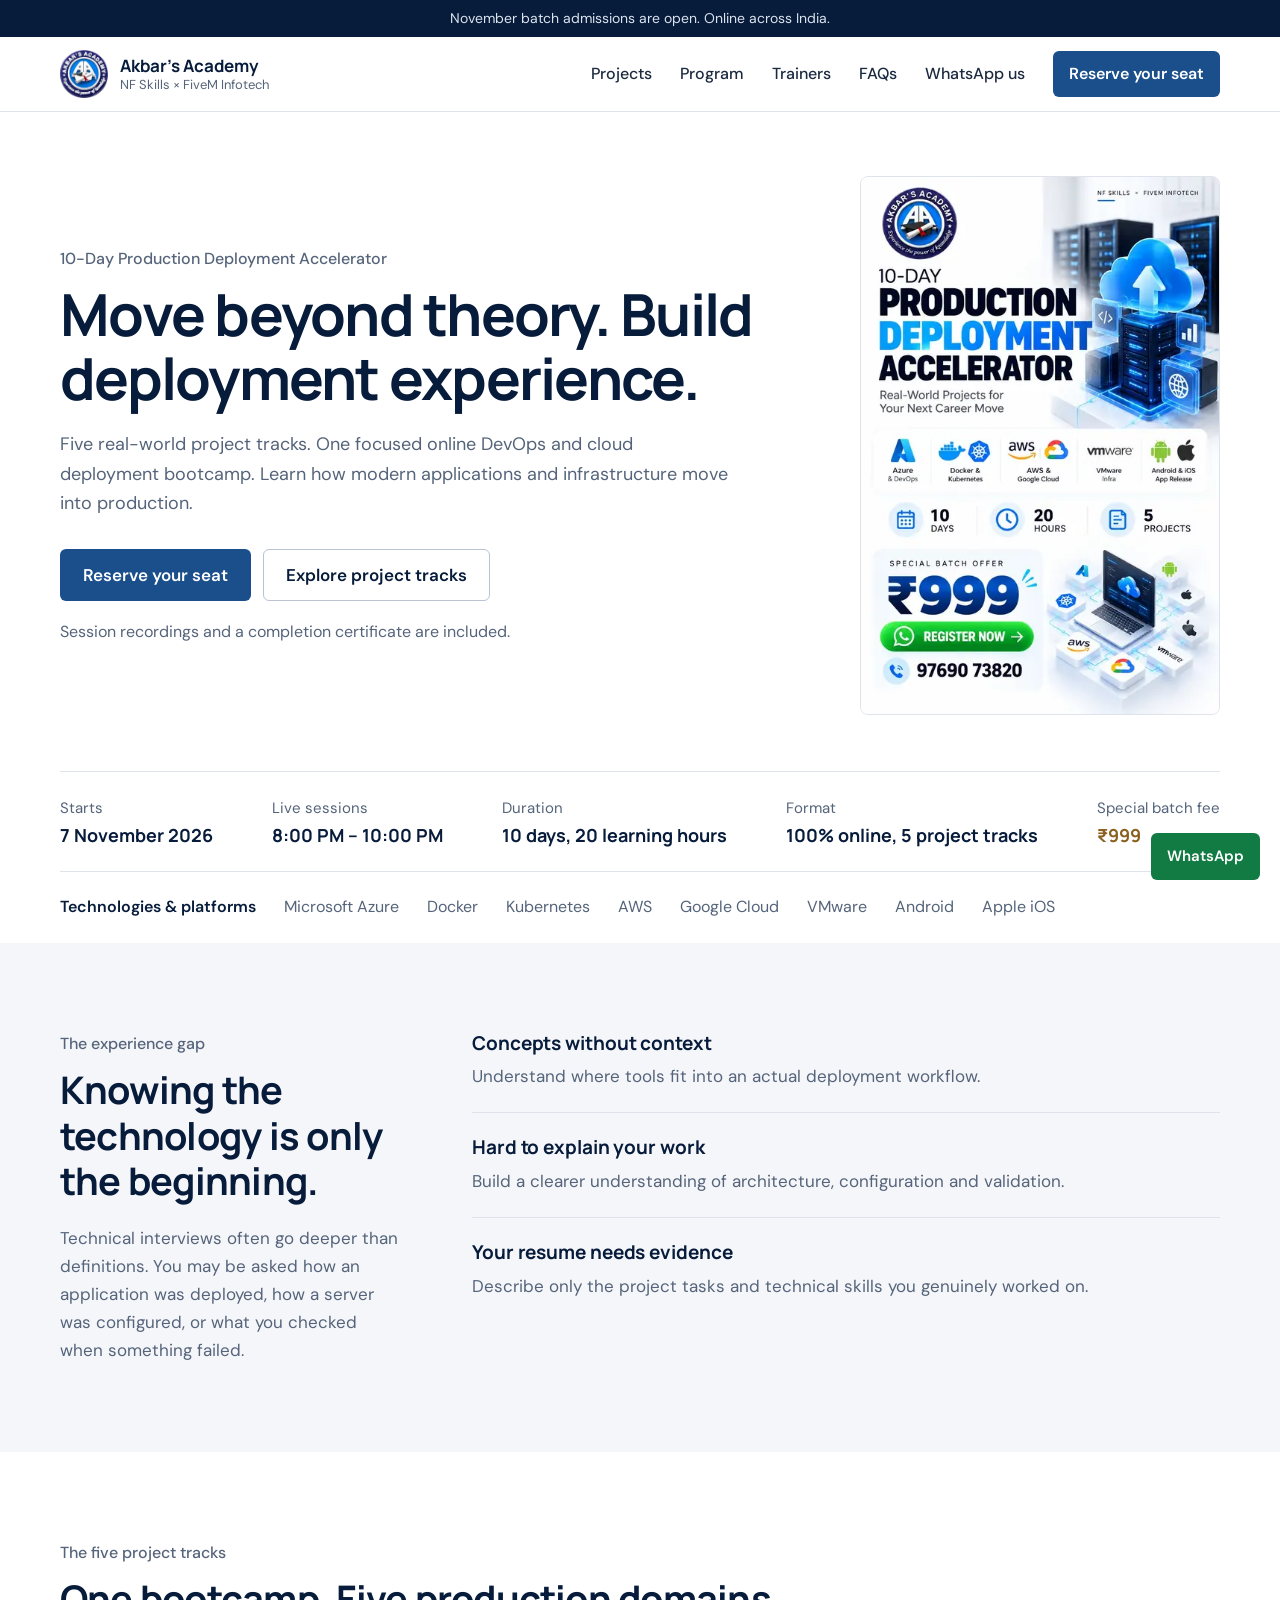
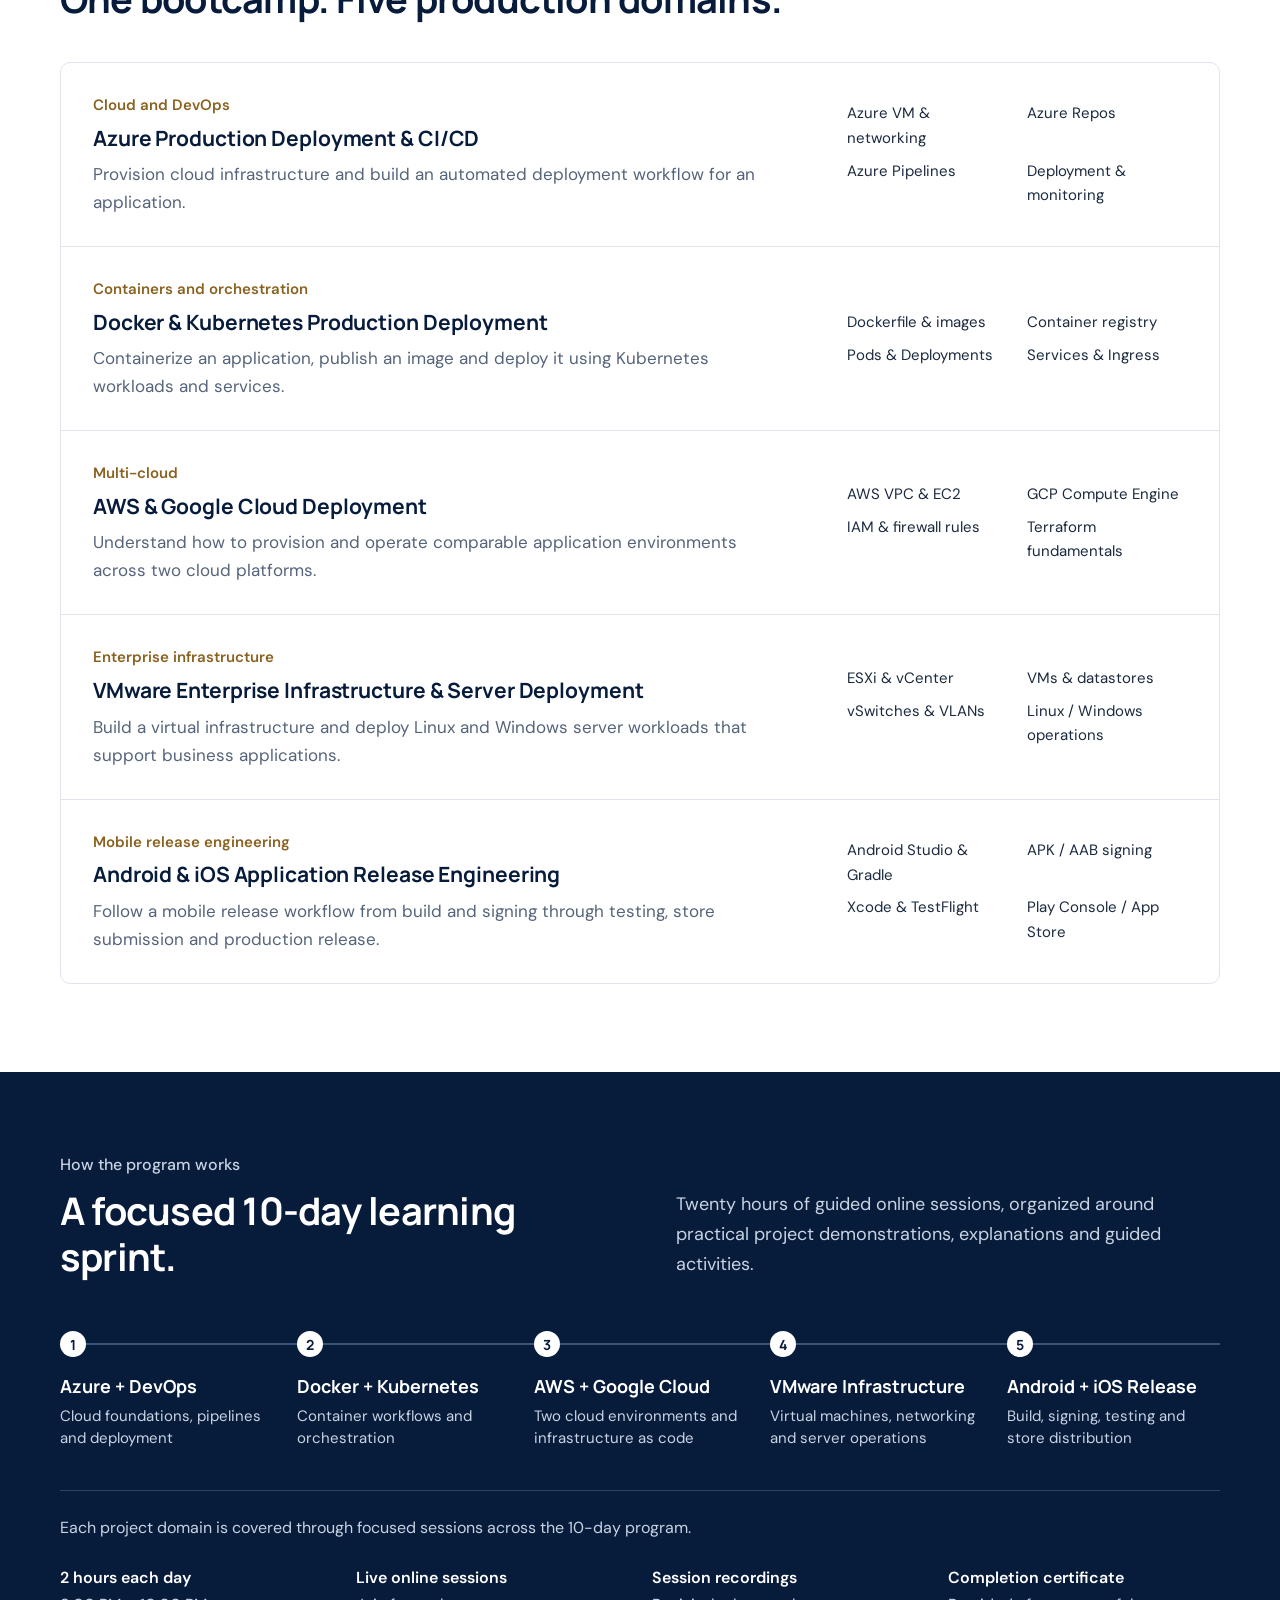
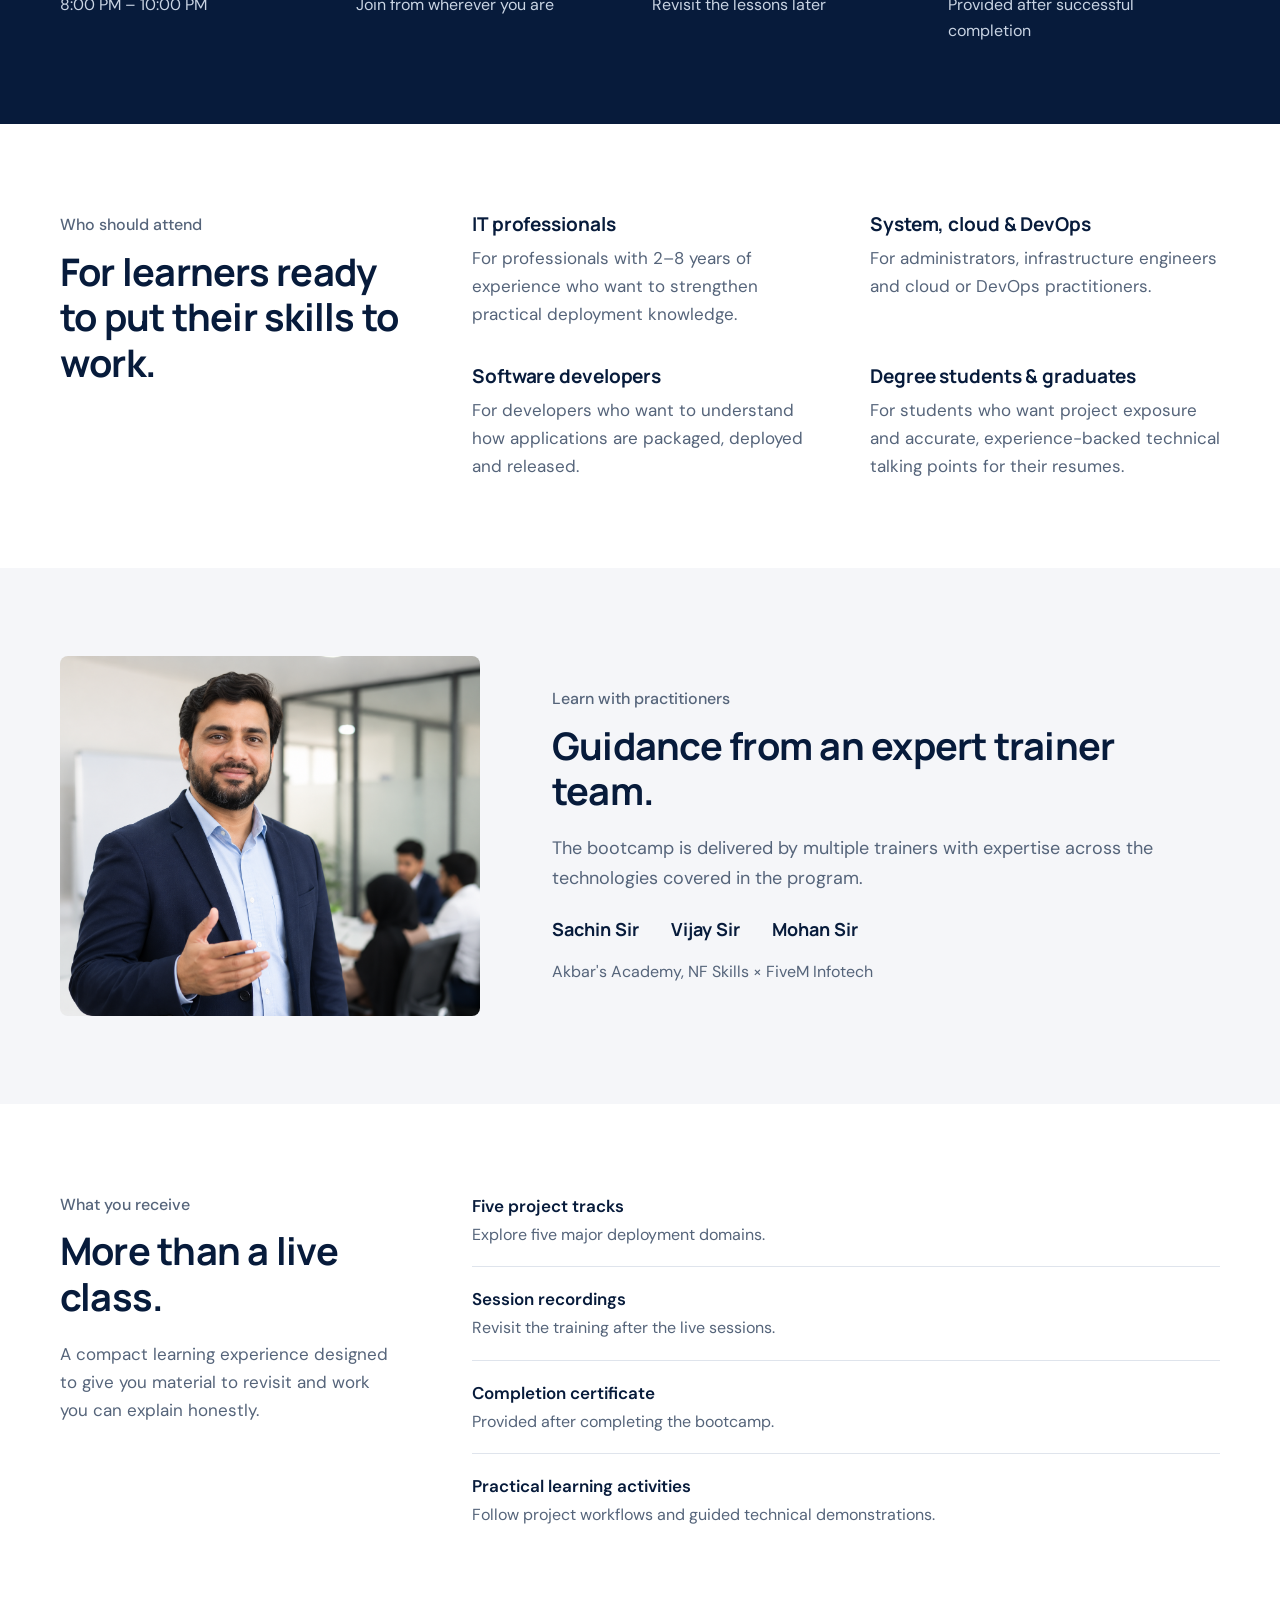
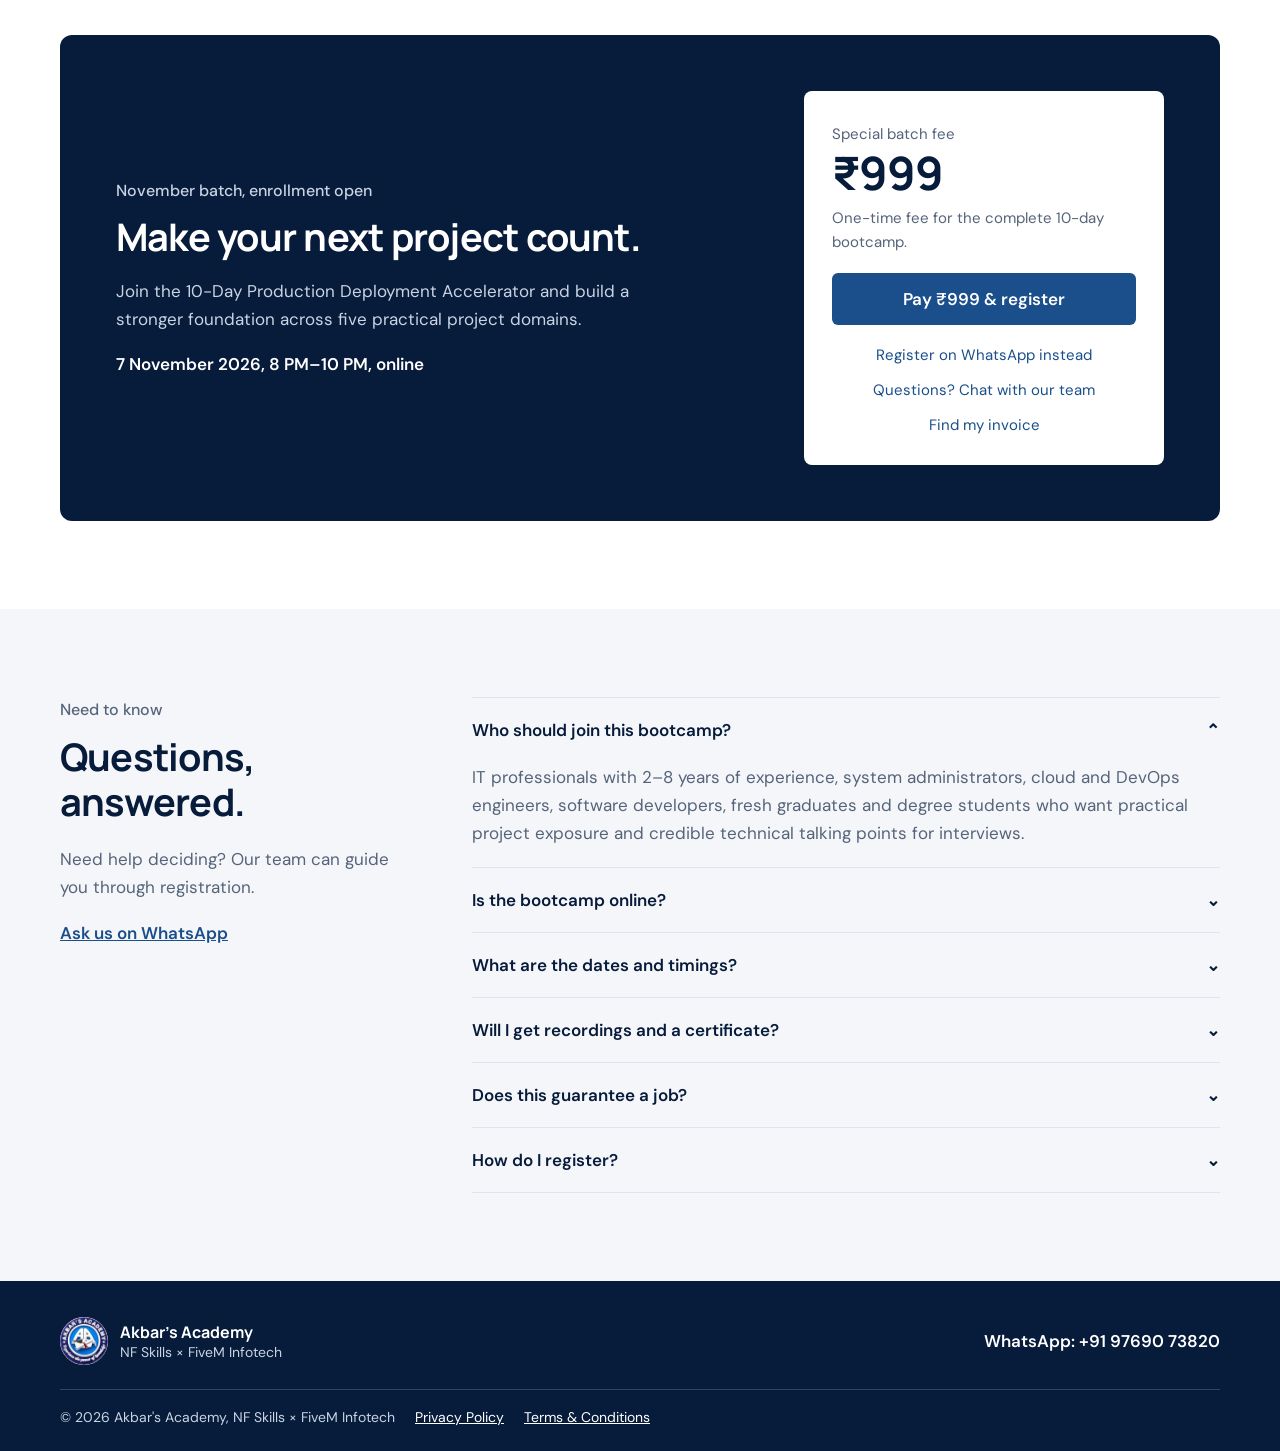
<file: public/index.html>
<!doctype html>
<html lang="en-IN">

<head>
    <meta charset="utf-8">
    <meta name="viewport" content="width=device-width, initial-scale=1">
    <meta name="theme-color" content="#071b3b">
    <meta name="description" content="Join a 10-day online DevOps and cloud deployment bootcamp with Azure, AWS, Docker, Kubernetes, VMware and mobile releases. Reserve your seat for ₹999.">
<meta property="og:type" content="website"><meta property="og:site_name" content="Akbar's Academy"><meta property="og:locale" content="en_IN"><meta property="og:title" content="DevOps &amp; Cloud Deployment Bootcamp | Akbar's Academy"><meta property="og:description" content="Join a 10-day online DevOps and cloud deployment bootcamp with Azure, AWS, Docker, Kubernetes, VMware and mobile releases. Reserve your seat for ₹999."><meta name="twitter:card" content="summary">
<script type="application/ld+json">{"@context":"https://schema.org","@graph":[{"@type":"Course","name":"10-Day Production Deployment Accelerator","description":"A 20-hour live online DevOps and cloud deployment bootcamp covering Azure CI/CD, Docker and Kubernetes, AWS and Google Cloud, VMware infrastructure, and Android and iOS release engineering.","provider":{"@type":"EducationalOrganization","name":"Akbar's Academy","telephone":"+91-97690-73820","address":{"@type":"PostalAddress","streetAddress":"Cheeta Camp, Trombay","addressLocality":"Mumbai","postalCode":"400088","addressRegion":"Maharashtra","addressCountry":"IN"}},"inLanguage":"en","teaches":["Azure CI/CD","Docker","Kubernetes","AWS","Google Cloud","Terraform","VMware","Android and iOS release engineering"],"offers":{"@type":"Offer","category":"Paid","price":"999","priceCurrency":"INR","availability":"https://schema.org/InStock"},"hasCourseInstance":{"@type":"CourseInstance","courseMode":"Online","startDate":"2026-11-07","courseWorkload":"PT20H","instructor":[{"@type":"Person","name":"Shakir Sir"},{"@type":"Person","name":"Abdullah Sir"},{"@type":"Person","name":"Sadiq Sir"}]}},{"@type":"FAQPage","mainEntity":[{"@type":"Question","name":"Who should join this bootcamp?","acceptedAnswer":{"@type":"Answer","text":"IT professionals with 2–8 years of experience, system administrators, cloud and DevOps engineers, software developers, fresh graduates and degree students who want practical project exposure and credible technical talking points for interviews."}},{"@type":"Question","name":"Is the bootcamp online?","acceptedAnswer":{"@type":"Answer","text":"Yes. All live sessions are conducted online."}},{"@type":"Question","name":"What are the dates and timings?","acceptedAnswer":{"@type":"Answer","text":"The bootcamp begins on 7 November 2026. Live sessions are scheduled from 8:00 PM to 10:00 PM."}},{"@type":"Question","name":"Will I get recordings and a certificate?","acceptedAnswer":{"@type":"Answer","text":"Yes. Session recordings will be provided, and a certificate will be provided after successful completion of the bootcamp."}},{"@type":"Question","name":"Does this guarantee a job?","acceptedAnswer":{"@type":"Answer","text":"No job placement or interview outcome is guaranteed. The aim is to help you understand practical deployment workflows so you can accurately describe the work you complete and the skills you demonstrate."}},{"@type":"Question","name":"How do I register?","acceptedAnswer":{"@type":"Answer","text":"Choose Pay ₹999 & register, fill in your details and complete the secure Razorpay checkout. You can download your invoice straight after payment and then join the WhatsApp group. Prefer to talk first? Use the WhatsApp button to connect directly with the team."}}]}]}</script>
    <title>DevOps &amp; Cloud Deployment Bootcamp | Akbar's Academy</title>
    <link rel="icon" type="image/png" href="images/favicon.png">
    <link rel="preload" href="fonts/manrope-latin.woff2" as="font" type="font/woff2" crossorigin><link rel="preload" href="fonts/dm-sans-latin.woff2" as="font" type="font/woff2" crossorigin>
    
    <style>
@font-face{font-family:"DM Sans";font-style:normal;font-weight:400 700;font-display:swap;src:url(fonts/dm-sans-latin-ext.woff2) format("woff2");unicode-range:U+0100-02BA,U+02BD-02C5,U+02C7-02CC,U+02CE-02D7,U+02DD-02FF,U+0304,U+0308,U+0329,U+1D00-1DBF,U+1E00-1E9F,U+1EF2-1EFF,U+2020,U+20A0-20AB,U+20AD-20C4,U+2113,U+2C60-2C7F,U+A720-A7FF}@font-face{font-family:"DM Sans";font-style:normal;font-weight:400 700;font-display:swap;src:url(fonts/dm-sans-latin.woff2) format("woff2");unicode-range:U+0000-00FF,U+0131,U+0152-0153,U+02BB-02BC,U+02C6,U+02DA,U+02DC,U+0304,U+0308,U+0329,U+2000-206F,U+20AC,U+2122,U+2191,U+2193,U+2212,U+2215,U+FEFF,U+FFFD}@font-face{font-family:"Manrope";font-style:normal;font-weight:400 800;font-display:swap;src:url(fonts/manrope-latin-ext.woff2) format("woff2");unicode-range:U+0100-02BA,U+02BD-02C5,U+02C7-02CC,U+02CE-02D7,U+02DD-02FF,U+0304,U+0308,U+0329,U+1D00-1DBF,U+1E00-1E9F,U+1EF2-1EFF,U+2020,U+20A0-20AB,U+20AD-20C4,U+2113,U+2C60-2C7F,U+A720-A7FF}@font-face{font-family:"Manrope";font-style:normal;font-weight:400 800;font-display:swap;src:url(fonts/manrope-latin.woff2) format("woff2");unicode-range:U+0000-00FF,U+0131,U+0152-0153,U+02BB-02BC,U+02C6,U+02DA,U+02DC,U+0304,U+0308,U+0329,U+2000-206F,U+20AC,U+2122,U+2191,U+2193,U+2212,U+2215,U+FEFF,U+FFFD}
        :root {
            --navy: #071b3b;
            --blue: #1a4f8b;
            --blue-dark: #143e6e;
            --ink: #1b2a3f;
            --muted: #55647a;
            --line: #dfe4ec;
            --pale: #f5f6f9;
            --brass: #8a6220;
            --green: #127a43
        }

        [hidden] {
            display: none !important
        }

        * {
            box-sizing: border-box
        }

        html {
            scroll-behavior: smooth;
            scroll-padding-top: 88px
        }

        a:focus-visible,
        button:focus-visible,
        summary:focus-visible {
            outline: 2px solid var(--blue);
            outline-offset: 2px
        }

        @media(prefers-reduced-motion:reduce) {
            html {
                scroll-behavior: auto
            }
        }

        body {
            margin: 0;
            background: #fff;
            font-family: "DM Sans", Arial, sans-serif;
            font-size: 17px;
            line-height: 1.65;
            color: var(--ink)
        }

        button,
        a {
            font: inherit
        }

        button {
            cursor: pointer
        }

        img {
            max-width: 100%
        }

        h1,
        h2,
        h3 {
            font-family: Manrope, sans-serif;
            color: var(--navy);
            margin: 0
        }

        h1 {
            font-size: clamp(38px, 4.6vw, 58px);
            font-weight: 700;
            line-height: 1.1;
            letter-spacing: -.03em
        }

        h2 {
            font-size: clamp(29px, 3.1vw, 38px);
            font-weight: 700;
            line-height: 1.2;
            letter-spacing: -.02em
        }

        h3 {
            font-size: 19px;
            font-weight: 700;
            line-height: 1.35;
            letter-spacing: -.005em
        }

        .container {
            width: min(1160px, calc(100% - 48px));
            margin: auto
        }

        .announcement {
            padding: 7px 16px;
            text-align: center;
            background: var(--navy);
            color: #dbe3ee;
            font-size: 14px
        }

        header {
            background: #fff;
            border-bottom: 1px solid var(--line);
            position: sticky;
            top: 0;
            z-index: 20
        }

        .nav {
            min-height: 74px;
            display: flex;
            align-items: center;
            justify-content: space-between;
            gap: 20px
        }

        .brand {
            display: flex;
            align-items: center;
            gap: 12px;
            text-decoration: none;
            color: var(--navy)
        }

        .brand img {
            width: 48px;
            height: 48px;
            object-fit: contain
        }

        .brand span {
            display: flex;
            flex-direction: column;
            line-height: 1.3
        }

        .brand b {
            font: 700 17px Manrope, sans-serif
        }

        .brand small {
            font-size: 13px;
            color: var(--muted)
        }

        .links {
            display: flex;
            align-items: center;
            gap: 28px
        }

        .links a {
            font-size: 16px;
            color: var(--ink);
            text-decoration: none;
            font-weight: 500
        }

        .links a:hover {
            color: var(--blue)
        }

        .links .navcta {
            background: var(--blue);
            color: #fff;
            padding: 10px 16px;
            border-radius: 6px;
            font-weight: 600
        }

        .links .navcta:hover {
            background: var(--blue-dark);
            color: #fff
        }

        .toggle {
            display: none;
            border: 1px solid var(--line);
            border-radius: 6px;
            background: #fff;
            width: 44px;
            height: 44px;
            font-size: 20px;
            line-height: 1;
            color: var(--navy)
        }

        .btn {
            display: inline-flex;
            align-items: center;
            justify-content: center;
            border: 1px solid transparent;
            border-radius: 6px;
            padding: 14px 22px;
            font-size: 17px;
            font-weight: 600;
            line-height: 1.3;
            text-decoration: none
        }

        .primary {
            background: var(--blue);
            color: #fff
        }

        .primary:hover {
            background: var(--blue-dark)
        }

        .secondary {
            color: var(--navy);
            background: #fff;
            border-color: #b9c3d1
        }

        .secondary:hover {
            border-color: var(--navy)
        }

        .btn:disabled {
            opacity: .6;
            cursor: wait
        }

        .label {
            color: var(--muted);
            font-size: 16px;
            font-weight: 500;
            margin: 0 0 10px
        }

        .lead {
            max-width: 56ch;
            color: var(--muted);
            font-size: 18px;
            margin: 20px 0 0
        }

        .hero {
            padding: 64px 0 0
        }

        .hero-grid {
            display: grid;
            grid-template-columns: minmax(0, 1fr) 360px;
            gap: 72px;
            align-items: center
        }

        .actions {
            display: flex;
            gap: 12px;
            flex-wrap: wrap;
            margin-top: 30px
        }

        .hero-note {
            font-size: 16px;
            color: var(--muted);
            margin: 18px 0 0
        }

        .poster {
            width: 100%;
            height: auto;
            display: block;
            border-radius: 8px;
            border: 1px solid var(--line)
        }

        .batch {
            display: grid;
            grid-template-columns: repeat(5, auto);
            justify-content: space-between;
            gap: 16px 32px;
            margin: 56px 0 0;
            padding: 24px 0;
            border-top: 1px solid var(--line);
            border-bottom: 1px solid var(--line)
        }

        .batch dt {
            font-size: 15px;
            color: var(--muted)
        }

        .batch dd {
            margin: 2px 0 0;
            font: 700 18px/1.35 Manrope, sans-serif;
            color: var(--navy)
        }

        .batch .fee {
            color: var(--brass)
        }

        .tech {
            display: flex;
            flex-wrap: wrap;
            gap: 6px 28px;
            padding: 22px 0;
            margin: 0;
            list-style: none;
            font-size: 16px;
            color: var(--muted)
        }

        .tech li:first-child {
            color: var(--navy);
            font-weight: 600
        }

        section.content {
            padding: 88px 0
        }

        .tint {
            background: var(--pale)
        }

        .aside {
            display: grid;
            grid-template-columns: 340px minmax(0, 1fr);
            gap: 72px;
            align-items: start
        }

        .aside .lead {
            font-size: 17px
        }

        .points {
            display: grid;
            gap: 0;
            margin: 0;
            padding: 0;
            list-style: none
        }

        .points li {
            padding: 22px 0;
            border-top: 1px solid var(--line)
        }

        .points li:first-child {
            border-top: 0;
            padding-top: 0
        }

        .points li:last-child {
            padding-bottom: 0
        }

        .points p {
            margin: 6px 0 0;
            color: var(--muted)
        }

        .project-list {
            margin-top: 40px;
            background: #fff;
            border: 1px solid var(--line);
            border-radius: 10px
        }

        .project {
            display: grid;
            grid-template-columns: minmax(0, 1fr) 340px;
            gap: 12px 56px;
            padding: 30px 32px;
            border-top: 1px solid var(--line)
        }

        .project:first-child {
            border-top: 0
        }

        .tag {
            font-size: 15px;
            font-weight: 600;
            color: var(--brass);
            margin-bottom: 6px
        }

        .project h3 {
            font-size: 21px
        }

        .project p {
            color: var(--muted);
            margin: 8px 0 0;
            max-width: 56ch
        }

        .project ul {
            list-style: none;
            padding: 0;
            margin: 0;
            display: grid;
            grid-template-columns: 1fr 1fr;
            gap: 8px 20px;
            align-content: center
        }

        .project li {
            font-size: 15px;
            color: var(--ink)
        }

        .pipeline-band {
            background: var(--navy);
            color: #c9d4e3;
            padding: 80px 0
        }

        .pipeline-band h2 {
            color: #fff
        }

        .pipeline-band .label,
        .pipeline-band .lead {
            color: #c9d4e3
        }

        .pipeline-head {
            display: grid;
            grid-template-columns: minmax(0, 1fr) minmax(0, 1fr);
            gap: 72px;
            align-items: end
        }

        .pipeline-head .lead {
            margin-top: 0
        }

        .pipeline {
            list-style: none;
            margin: 52px 0 0;
            padding: 0;
            display: grid;
            grid-template-columns: repeat(5, 1fr);
            gap: 24px
        }

        .pipeline li {
            position: relative;
            padding-top: 44px
        }

        .pipeline li:before {
            content: "";
            position: absolute;
            top: 12px;
            left: 0;
            right: -24px;
            height: 2px;
            background: #3c5478
        }

        .pipeline li:last-child:before {
            right: 0
        }

        .pipeline i {
            position: absolute;
            top: 0;
            left: 0;
            width: 26px;
            height: 26px;
            display: grid;
            place-items: center;
            border-radius: 50%;
            background: #fff;
            color: var(--navy);
            font: 700 14px Manrope, sans-serif
        }

        .pipeline b {
            display: block;
            color: #fff;
            font: 700 18px/1.3 Manrope, sans-serif;
            margin-bottom: 6px
        }

        .pipeline span {
            font-size: 15px;
            line-height: 1.5;
            display: block
        }

        .pipeline-note {
            margin: 40px 0 0;
            padding-top: 24px;
            border-top: 1px solid #2c4366;
            font-size: 16px
        }

        .facts {
            display: grid;
            grid-template-columns: repeat(4, 1fr);
            gap: 24px;
            margin: 24px 0 0;
            font-size: 16px
        }

        .fact b {
            display: block;
            color: #fff;
            font-weight: 600
        }

        .audience-grid {
            display: grid;
            grid-template-columns: repeat(2, 1fr);
            gap: 36px 48px
        }

        .audience-grid p {
            margin: 6px 0 0;
            color: var(--muted)
        }

        .trainers {
            display: grid;
            grid-template-columns: 420px minmax(0, 1fr);
            gap: 72px;
            align-items: center
        }

        .trainer-photo {
            width: 100%;
            height: 360px;
            object-fit: cover;
            object-position: center 30%;
            border-radius: 8px;
            display: block
        }

        .names {
            display: flex;
            flex-wrap: wrap;
            gap: 8px 32px;
            margin: 24px 0 0;
            padding: 0;
            list-style: none;
            font: 700 18px Manrope, sans-serif;
            color: var(--navy)
        }

        .receive-list {
            margin: 0;
            padding: 0;
            list-style: none
        }

        .receive-list li {
            padding: 18px 0;
            border-top: 1px solid var(--line);
            font-weight: 600;
            color: var(--navy)
        }

        .receive-list li:first-child {
            border-top: 0;
            padding-top: 0
        }

        .receive-list small {
            display: block;
            font-size: 16px;
            font-weight: 400;
            color: var(--muted);
            margin-top: 2px
        }

        .register {
            background: var(--navy);
            border-radius: 12px;
            padding: 56px;
            display: grid;
            grid-template-columns: minmax(0, 1fr) 360px;
            gap: 56px;
            align-items: center
        }

        .register h2 {
            color: #fff
        }

        .register .label,
        .register p {
            color: #c9d4e3
        }

        .register p.when {
            color: #fff;
            font-weight: 600;
            margin-bottom: 0
        }

        .register>div>p {
            max-width: 46ch
        }

        .checkout {
            background: #fff;
            border-radius: 8px;
            padding: 28px
        }

        .checkout small {
            color: var(--muted);
            font-size: 15px
        }

        .checkout strong {
            display: block;
            font: 700 46px/1.15 Manrope, sans-serif;
            letter-spacing: -.02em;
            color: var(--navy)
        }

        .checkout p {
            color: var(--muted);
            font-size: 15px;
            margin: 6px 0 18px
        }

        .checkout .btn {
            width: 100%
        }

        .checkout-links {
            display: grid;
            gap: 10px;
            margin-top: 18px
        }

        .checkout-links a,
        .link-button {
            display: block;
            width: 100%;
            background: none;
            border: 0;
            padding: 0;
            text-align: center;
            font-size: 15px;
            color: var(--blue);
            text-decoration: none
        }

        .checkout-links a:hover,
        .link-button:hover {
            text-decoration: underline
        }

        .text-link {
            display: inline-block;
            margin-top: 18px;
            color: var(--blue);
            font-weight: 600
        }

        .faq-item {
            border-bottom: 1px solid var(--line)
        }

        .faq-item:first-child {
            border-top: 1px solid var(--line)
        }

        .faq-q {
            width: 100%;
            background: none;
            border: 0;
            text-align: left;
            padding: 18px 0;
            display: flex;
            justify-content: space-between;
            gap: 16px;
            font-weight: 600;
            font-size: 17px;
            color: var(--navy)
        }

        .faq-q span {
            transition: transform .15s
        }

        .faq-item.open .faq-q span {
            transform: rotate(180deg)
        }

        .faq-a {
            display: none;
            color: var(--muted);
            padding: 0 24px 20px 0
        }

        .faq-item.open .faq-a {
            display: block
        }

        footer {
            background: var(--navy);
            color: #fff;
            padding: 36px 0 22px
        }

        .foot {
            display: flex;
            justify-content: space-between;
            align-items: center;
            gap: 20px
        }

        .footbrand {
            display: flex;
            align-items: center;
            gap: 12px
        }

        .footbrand img {
            width: 48px;
            height: 48px;
            object-fit: contain;
            background: #fff;
            border-radius: 50%
        }

        .footbrand b {
            font: 700 16px Manrope, sans-serif
        }

        .footbrand small {
            display: block;
            font: 400 14px "DM Sans", Arial, sans-serif;
            color: #c9d4e3
        }

        .foot a {
            color: #fff;
            text-decoration: none;
            font-weight: 600
        }

        .copyright {
            border-top: 1px solid #2c4366;
            margin-top: 24px;
            padding-top: 16px;
            color: #c9d4e3;
            font-size: 14px;
            display: flex;
            flex-wrap: wrap;
            gap: 4px 20px
        }

        .copyright a {
            color: #fff
        }

        .wa {
            position: fixed;
            right: 20px;
            bottom: 20px;
            background: var(--green);
            color: #fff;
            text-decoration: none;
            border-radius: 6px;
            padding: 11px 16px;
            font-size: 15px;
            font-weight: 600;
            z-index: 25
        }

        .bar-cta {
            display: none
        }

        .pay-dialog {
            width: min(460px, calc(100% - 32px));
            max-height: calc(100dvh - 32px);
            border: 0;
            border-radius: 12px;
            padding: 32px;
            color: var(--ink)
        }

        .pay-dialog::backdrop {
            background: #071b3bb3
        }

        .pay-dialog h3 {
            font-size: 24px;
            margin: 0 40px 6px 0
        }

        .pay-dialog p {
            font-size: 16px;
            line-height: 1.55;
            color: var(--muted);
            margin: 0 0 18px
        }

        .pay-dialog p.pay-consent {
            font-size: 14px;
            margin-bottom: 14px
        }

        .pay-consent a {
            color: var(--blue)
        }

        .dialog-close {
            position: absolute;
            top: 14px;
            right: 14px;
            width: 40px;
            height: 40px;
            border: 0;
            border-radius: 6px;
            background: none;
            font-size: 24px;
            line-height: 1;
            color: var(--muted)
        }

        .dialog-close:hover {
            background: var(--pale)
        }

        .field {
            display: grid;
            gap: 6px;
            margin-bottom: 16px
        }

        .field label {
            font-size: 15px;
            font-weight: 600;
            color: var(--navy)
        }

        .field input {
            font: inherit;
            font-size: 16px;
            padding: 12px 14px;
            border: 1px solid #b9c3d1;
            border-radius: 6px;
            width: 100%;
            color: var(--ink)
        }

        .field input:focus {
            outline: 2px solid var(--blue);
            outline-offset: 1px
        }

        .field-error {
            color: #b3261e;
            font-size: 14px
        }

        .field-error:empty {
            display: none
        }

        .pay-dialog .btn {
            width: 100%
        }

        .pay-status {
            font-weight: 600
        }

        .pay-dialog .pay-status.bad {
            color: #b3261e
        }

        .pay-dialog .pay-status.good {
            color: var(--green)
        }

        .receipt-list {
            list-style: none;
            padding: 0;
            margin: 0 0 18px;
            display: grid;
            gap: 10px
        }

        .receipt-list li {
            border: 1px solid var(--line);
            border-radius: 6px;
            padding: 12px;
            font-size: 15px;
            display: flex;
            flex-wrap: wrap;
            justify-content: space-between;
            align-items: center;
            gap: 8px 12px
        }

        .receipt-list span {
            flex: 1 1 100%
        }

        .receipt-list a {
            color: var(--blue);
            font-weight: 600;
            white-space: nowrap
        }

        .pay-summary {
            margin: 0 0 20px;
            padding: 6px 16px;
            background: var(--pale);
            border-radius: 8px;
            display: grid;
            grid-template-columns: auto minmax(0, 1fr);
            font-size: 15px
        }

        .pay-summary dt {
            color: var(--muted);
            padding: 10px 16px 10px 0
        }

        .pay-summary dd {
            margin: 0;
            padding: 10px 0;
            text-align: right;
            font-weight: 600;
            color: var(--navy);
            overflow-wrap: anywhere
        }

        .pay-summary dd:not(:last-child),
        .pay-summary dt:not(:nth-last-child(2)) {
            border-bottom: 1px solid var(--line)
        }

        .group-link {
            display: block;
            text-align: center;
            font-size: 16px;
            font-weight: 600;
            color: var(--green);
            margin-top: 16px
        }

        .pay-dialog .group-note {
            text-align: center;
            font-size: 14px;
            margin: 8px 0 0
        }

        @media(max-width:1000px) {
            .hero-grid {
                grid-template-columns: minmax(0, 1fr) 280px;
                gap: 40px
            }

            .batch {
                grid-template-columns: repeat(3, auto)
            }

            .aside,
            .pipeline-head,
            .trainers {
                grid-template-columns: 1fr;
                gap: 32px
            }

            .project {
                grid-template-columns: 1fr
            }

            .pipeline {
                grid-template-columns: 1fr;
                gap: 0
            }

            .pipeline li {
                padding: 0 0 28px 44px
            }

            .pipeline li:before {
                top: 0;
                bottom: 0;
                left: 12px;
                right: auto;
                width: 2px;
                height: auto
            }

            .pipeline li:last-child {
                padding-bottom: 0
            }

            .pipeline li:last-child:before {
                display: none
            }

            .facts {
                grid-template-columns: 1fr 1fr
            }

            .register {
                grid-template-columns: 1fr;
                padding: 40px;
                gap: 32px
            }
        }

        @media(max-width:800px) {
            .toggle {
                display: block
            }

            .links {
                display: none;
                position: absolute;
                top: 100%;
                left: 0;
                right: 0;
                background: #fff;
                padding: 12px 24px 20px;
                flex-direction: column;
                align-items: stretch;
                gap: 4px;
                border-bottom: 1px solid var(--line)
            }

            .links.show {
                display: flex
            }

            .links a {
                padding: 10px 0
            }

            .links .navcta {
                text-align: center;
                margin-top: 8px;
                padding: 12px 16px
            }
        }

        @media(max-width:650px) {
            body {
                font-size: 16px;
                padding-bottom: 72px
            }

            .container {
                width: calc(100% - 32px)
            }

            .links {
                padding-left: 16px;
                padding-right: 16px
            }

            .nav {
                min-height: 66px
            }

            .brand img {
                width: 42px;
                height: 42px
            }

            .brand b {
                font-size: 16px
            }

            .hero {
                padding-top: 40px
            }

            .hero-grid {
                grid-template-columns: 1fr;
                gap: 36px
            }

            .visual {
                max-width: 300px;
                margin: auto
            }

            .actions .btn {
                width: 100%
            }

            .batch {
                grid-template-columns: 1fr 1fr;
                margin-top: 36px
            }

            section.content,
            .pipeline-band {
                padding: 60px 0
            }

            .project {
                padding: 24px 20px
            }

            .audience-grid {
                grid-template-columns: 1fr;
                gap: 24px
            }

            .trainer-photo {
                height: 280px
            }

            .register {
                padding: 28px 20px
            }

            .checkout {
                padding: 22px
            }

            .foot {
                align-items: flex-start;
                flex-direction: column
            }

            .wa {
                right: 12px;
                bottom: 12px;
                left: auto;
                height: 48px;
                display: flex;
                align-items: center
            }

            .bar-cta {
                position: fixed;
                left: 12px;
                bottom: 12px;
                right: 124px;
                height: 48px;
                z-index: 25;
                padding: 0 12px;
                display: flex;
                font-size: 16px
            }

            .pay-dialog {
                padding: 26px 20px
            }
        }

        @media(max-width:390px) {
            .project ul {
                grid-template-columns: 1fr
            }

            .facts {
                grid-template-columns: 1fr
            }
        }
    </style>
</head>

<body>
    <div class="announcement">November batch admissions are open. Online across India.</div>
    <header>
        <div class="container nav"><a class="brand" href="#top"><img src="images/akbars-academy-logo.webp" width="48" height="48" alt=""><span><b>Akbar's Academy</b><small>NF Skills × FiveM Infotech</small></span></a><button class="toggle" type="button" aria-label="Open menu" aria-controls="siteMenu" aria-expanded="false">☰</button>
            <nav class="links" id="siteMenu"><a href="#projects">Projects</a><a href="#program">Program</a><a href="#trainers">Trainers</a><a href="#faq">FAQs</a><a href="https://wa.me/919769073820?text=Hi%2C%20I%E2%80%99m%20interested%20in%20the%20Production%20Deployment%20Accelerator.">WhatsApp us</a><a class="navcta" href="#register">Reserve your seat</a></nav>
        </div>
    </header>
    <main id="top">
        <section class="hero">
            <div class="container">
                <div class="hero-grid">
                    <div>
                        <p class="label">10-Day Production Deployment Accelerator</p>
                        <h1>Move beyond theory. Build deployment experience.</h1>
                        <p class="lead">Five real-world project tracks. One focused online DevOps and cloud deployment bootcamp. Learn how modern applications and infrastructure move into production.</p>
                        <div class="actions"><a class="btn primary" href="#register">Reserve your seat</a><a class="btn secondary" href="#projects">Explore project tracks</a></div>
                        <p class="hero-note">Session recordings and a completion certificate are included.</p>
                    </div>
                    <div class="visual"><img class="poster" src="images/bootcamp-poster-640.webp" srcset="images/bootcamp-poster-480.webp 480w,images/bootcamp-poster-640.webp 640w,images/bootcamp-poster-880.webp 880w" sizes="(max-width:650px) 300px,(max-width:1000px) 280px,360px" width="1024" height="1536" fetchpriority="high" alt="10-Day Production Deployment Accelerator bootcamp poster showing the ₹999 batch fee"></div>
                </div>
                <dl class="batch">
                    <div><dt>Starts</dt><dd>7 November 2026</dd></div>
                    <div><dt>Live sessions</dt><dd>8:00 PM – 10:00 PM</dd></div>
                    <div><dt>Duration</dt><dd>10 days, 20 learning hours</dd></div>
                    <div><dt>Format</dt><dd>100% online, 5 project tracks</dd></div>
                    <div><dt>Special batch fee</dt><dd class="fee">₹999</dd></div>
                </dl>
            </div>
        </section>
        <div class="container">
            <ul class="tech" aria-label="Technologies and platforms"><li>Technologies &amp; platforms</li><li>Microsoft Azure</li><li>Docker</li><li>Kubernetes</li><li>AWS</li><li>Google Cloud</li><li>VMware</li><li>Android</li><li>Apple iOS</li></ul>
        </div>
        <section class="content tint">
            <div class="container aside">
                <div>
                    <p class="label">The experience gap</p>
                    <h2>Knowing the technology is only the beginning.</h2>
                    <p class="lead">Technical interviews often go deeper than definitions. You may be asked how an application was deployed, how a server was configured, or what you checked when something failed.</p>
                </div>
                <ul class="points">
                    <li><h3>Concepts without context</h3><p>Understand where tools fit into an actual deployment workflow.</p></li>
                    <li><h3>Hard to explain your work</h3><p>Build a clearer understanding of architecture, configuration and validation.</p></li>
                    <li><h3>Your resume needs evidence</h3><p>Describe only the project tasks and technical skills you genuinely worked on.</p></li>
                </ul>
            </div>
        </section>
        <section class="content" id="projects">
            <div class="container">
                <p class="label">The five project tracks</p>
                <h2>One bootcamp. Five production domains.</h2>
                <div class="project-list">
                    <article class="project">
                        <div>
                            <div class="tag">Cloud and DevOps</div>
                            <h3>Azure Production Deployment &amp; CI/CD</h3>
                            <p>Provision cloud infrastructure and build an automated deployment workflow for an application.</p>
                        </div>
                        <ul>
                            <li>Azure VM &amp; networking</li>
                            <li>Azure Repos</li>
                            <li>Azure Pipelines</li>
                            <li>Deployment &amp; monitoring</li>
                        </ul>
                    </article>
                    <article class="project">
                        <div>
                            <div class="tag">Containers and orchestration</div>
                            <h3>Docker &amp; Kubernetes Production Deployment</h3>
                            <p>Containerize an application, publish an image and deploy it using Kubernetes workloads and services.</p>
                        </div>
                        <ul>
                            <li>Dockerfile &amp; images</li>
                            <li>Container registry</li>
                            <li>Pods &amp; Deployments</li>
                            <li>Services &amp; Ingress</li>
                        </ul>
                    </article>
                    <article class="project">
                        <div>
                            <div class="tag">Multi-cloud</div>
                            <h3>AWS &amp; Google Cloud Deployment</h3>
                            <p>Understand how to provision and operate comparable application environments across two cloud platforms.</p>
                        </div>
                        <ul>
                            <li>AWS VPC &amp; EC2</li>
                            <li>GCP Compute Engine</li>
                            <li>IAM &amp; firewall rules</li>
                            <li>Terraform fundamentals</li>
                        </ul>
                    </article>
                    <article class="project">
                        <div>
                            <div class="tag">Enterprise infrastructure</div>
                            <h3>VMware Enterprise Infrastructure &amp; Server Deployment</h3>
                            <p>Build a virtual infrastructure and deploy Linux and Windows server workloads that support business applications.</p>
                        </div>
                        <ul>
                            <li>ESXi &amp; vCenter</li>
                            <li>VMs &amp; datastores</li>
                            <li>vSwitches &amp; VLANs</li>
                            <li>Linux / Windows operations</li>
                        </ul>
                    </article>
                    <article class="project">
                        <div>
                            <div class="tag">Mobile release engineering</div>
                            <h3>Android &amp; iOS Application Release Engineering</h3>
                            <p>Follow a mobile release workflow from build and signing through testing, store submission and production release.</p>
                        </div>
                        <ul>
                            <li>Android Studio &amp; Gradle</li>
                            <li>APK / AAB signing</li>
                            <li>Xcode &amp; TestFlight</li>
                            <li>Play Console / App Store</li>
                        </ul>
                    </article>
                </div>
            </div>
        </section>
        <section class="pipeline-band" id="program">
            <div class="container">
                <div class="pipeline-head">
                    <div>
                        <p class="label">How the program works</p>
                        <h2>A focused 10-day learning sprint.</h2>
                    </div>
                    <p class="lead">Twenty hours of guided online sessions, organized around practical project demonstrations, explanations and guided activities.</p>
                </div>
                <ol class="pipeline">
                    <li><i aria-hidden="true">1</i><b>Azure + DevOps</b><span>Cloud foundations, pipelines and deployment</span></li>
                    <li><i aria-hidden="true">2</i><b>Docker + Kubernetes</b><span>Container workflows and orchestration</span></li>
                    <li><i aria-hidden="true">3</i><b>AWS + Google Cloud</b><span>Two cloud environments and infrastructure as code</span></li>
                    <li><i aria-hidden="true">4</i><b>VMware Infrastructure</b><span>Virtual machines, networking and server operations</span></li>
                    <li><i aria-hidden="true">5</i><b>Android + iOS Release</b><span>Build, signing, testing and store distribution</span></li>
                </ol>
                <p class="pipeline-note">Each project domain is covered through focused sessions across the 10-day program.</p>
                <div class="facts">
                    <div class="fact"><b>2 hours each day</b>8:00 PM – 10:00 PM</div>
                    <div class="fact"><b>Live online sessions</b>Join from wherever you are</div>
                    <div class="fact"><b>Session recordings</b>Revisit the lessons later</div>
                    <div class="fact"><b>Completion certificate</b>Provided after successful completion</div>
                </div>
            </div>
        </section>
        <section class="content">
            <div class="container aside">
                <div>
                    <p class="label">Who should attend</p>
                    <h2>For learners ready to put their skills to work.</h2>
                </div>
                <div class="audience-grid">
                    <article>
                        <h3>IT professionals</h3>
                        <p>For professionals with 2–8 years of experience who want to strengthen practical deployment knowledge.</p>
                    </article>
                    <article>
                        <h3>System, cloud &amp; DevOps</h3>
                        <p>For administrators, infrastructure engineers and cloud or DevOps practitioners.</p>
                    </article>
                    <article>
                        <h3>Software developers</h3>
                        <p>For developers who want to understand how applications are packaged, deployed and released.</p>
                    </article>
                    <article>
                        <h3>Degree students &amp; graduates</h3>
                        <p>For students who want project exposure and accurate, experience-backed technical talking points for their resumes.</p>
                    </article>
                </div>
            </div>
        </section>
        <section class="content tint" id="trainers">
            <div class="container trainers"><img class="trainer-photo" src="images/trainer-photo.png" width="1369" height="1149" loading="lazy" decoding="async" alt="Trainer at Akbar's Academy">
                <div>
                    <p class="label">Learn with practitioners</p>
                    <h2>Guidance from an expert trainer team.</h2>
                    <p class="lead">The bootcamp is delivered by multiple trainers with expertise across the technologies covered in the program.</p>
                    <ul class="names"><li>Sachin Sir</li><li>Vijay Sir</li><li>Mohan Sir</li></ul>
                    <p class="hero-note">Akbar's Academy, NF Skills × FiveM Infotech</p>
                </div>
            </div>
        </section>
        <section class="content">
            <div class="container aside">
                <div>
                    <p class="label">What you receive</p>
                    <h2>More than a live class.</h2>
                    <p class="lead">A compact learning experience designed to give you material to revisit and work you can explain honestly.</p>
                </div>
                <ul class="receive-list">
                    <li>Five project tracks<small>Explore five major deployment domains.</small></li>
                    <li>Session recordings<small>Revisit the training after the live sessions.</small></li>
                    <li>Completion certificate<small>Provided after completing the bootcamp.</small></li>
                    <li>Practical learning activities<small>Follow project workflows and guided technical demonstrations.</small></li>
                </ul>
            </div>
        </section>
        <section class="content" id="register" style="padding-top:0">
            <div class="container register">
                <div>
                    <p class="label">November batch, enrollment open</p>
                    <h2>Make your next project count.</h2>
                    <p>Join the 10-Day Production Deployment Accelerator and build a stronger foundation across five practical project domains.</p>
                    <p class="when">7 November 2026, 8 PM–10 PM, online</p>
                </div>
                <div class="checkout"><small>Special batch fee</small><strong>₹999</strong>
                    <p>One-time fee for the complete 10-day bootcamp.</p><button class="btn primary" id="payButton" type="button">Pay ₹999 &amp; register</button>
                    <div class="checkout-links"><a href="https://wa.me/919769073820?text=Hi%2C%20I%20want%20to%20register%20for%20the%20Production%20Deployment%20Accelerator.">Register on WhatsApp instead</a><a href="https://wa.me/919769073820">Questions? Chat with our team</a><button class="link-button" id="receiptsButton" type="button">Find my invoice</button></div>
                </div>
            </div>
        </section>
        <section class="content tint" id="faq">
            <div class="container aside">
                <div>
                    <p class="label">Need to know</p>
                    <h2>Questions, answered.</h2>
                    <p class="lead">Need help deciding? Our team can guide you through registration.</p><a class="text-link" href="https://wa.me/919769073820">Ask us on WhatsApp</a>
                </div>
                <div>
                    <div class="faq-item open"><button class="faq-q" type="button" aria-expanded="true">Who should join this bootcamp? <span aria-hidden="true">⌄</span></button>
                        <div class="faq-a">IT professionals with 2–8 years of experience, system administrators, cloud and DevOps engineers, software developers, fresh graduates and degree students who want practical project exposure and credible technical talking points for interviews.</div>
                    </div>
                    <div class="faq-item"><button class="faq-q" type="button" aria-expanded="false">Is the bootcamp online? <span aria-hidden="true">⌄</span></button>
                        <div class="faq-a">Yes. All live sessions are conducted online.</div>
                    </div>
                    <div class="faq-item"><button class="faq-q" type="button" aria-expanded="false">What are the dates and timings? <span aria-hidden="true">⌄</span></button>
                        <div class="faq-a">The bootcamp begins on 7 November 2026. Live sessions are scheduled from 8:00 PM to 10:00 PM.</div>
                    </div>
                    <div class="faq-item"><button class="faq-q" type="button" aria-expanded="false">Will I get recordings and a certificate? <span aria-hidden="true">⌄</span></button>
                        <div class="faq-a">Yes. Session recordings will be provided, and a certificate will be provided after successful completion of the bootcamp.</div>
                    </div>
                    <div class="faq-item"><button class="faq-q" type="button" aria-expanded="false">Does this guarantee a job? <span aria-hidden="true">⌄</span></button>
                        <div class="faq-a">No job placement or interview outcome is guaranteed. The aim is to help you understand practical deployment workflows so you can accurately describe the work you complete and the skills you demonstrate.</div>
                    </div>
                    <div class="faq-item"><button class="faq-q" type="button" aria-expanded="false">How do I register? <span aria-hidden="true">⌄</span></button>
                        <div class="faq-a">Choose Pay ₹999 &amp; register, fill in your details and complete the secure Razorpay checkout. You can download your invoice straight after payment and then join the WhatsApp group. Prefer to talk first? Use the WhatsApp button to connect directly with the team.</div>
                    </div>
                </div>
            </div>
        </section>
    </main>
    <footer>
        <div class="container">
            <div class="foot">
                <div class="footbrand"><img src="images/akbars-academy-logo.webp" width="48" height="48" loading="lazy" alt=""><b>Akbar's Academy<small>NF Skills × FiveM Infotech</small></b></div><a href="https://wa.me/919769073820">WhatsApp: +91 97690 73820</a>
            </div>
            <div class="copyright"><span>© 2026 Akbar's Academy, NF Skills × FiveM Infotech</span><a href="privacy.html">Privacy Policy</a><a href="terms.html">Terms &amp; Conditions</a></div>
        </div>
    </footer>
    <a class="btn primary bar-cta" href="#register">Reserve for ₹999</a>
    <a class="wa" href="https://wa.me/919769073820?text=Hi%2C%20I%E2%80%99m%20interested%20in%20the%20Production%20Deployment%20Accelerator.">WhatsApp</a>
    <dialog class="pay-dialog" id="payDialog" aria-labelledby="payTitle">
        <form method="dialog"><button class="dialog-close" aria-label="Close">×</button></form>
        <form id="payForm">
            <h3 id="payTitle">Your details</h3>
            <p>All fields are required. Your name and phone number appear on your invoice.</p>
            <p class="pay-status bad" id="payMessage" role="alert" hidden></p>
            <div class="field"><label for="payName">Full Name</label><input id="payName" name="name" required
                    minlength="2" maxlength="80" pattern=".*\S.*" autocomplete="name"><span class="field-error"
                    data-error="name"></span></div>
            <div class="field"><label for="payPhone">Phone Number</label><input id="payPhone" name="phone" type="tel"
                    inputmode="numeric" required maxlength="10" pattern="[6-9][0-9]{9}"
                    title="10-digit Indian mobile number" placeholder="10-digit mobile number"
                    autocomplete="tel-national"><span class="field-error" data-error="phone"></span></div>
            <div class="field"><label for="payLocation">Current Location</label><input id="payLocation" name="location"
                    required minlength="2" maxlength="80" pattern=".*\S.*" placeholder="City, State"
                    autocomplete="address-level2"><span class="field-error" data-error="location"></span></div>
            <p class="pay-consent">By continuing, you agree to our <a href="terms.html" target="_blank" rel="noopener">Terms &amp; Conditions</a> and <a href="privacy.html" target="_blank" rel="noopener">Privacy Policy</a>.</p>
            <button class="btn primary" type="submit">Continue to payment</button>
        </form>
        <div id="payResult" hidden>
            <h3>Payment</h3>
            <p class="pay-status" id="payStatus" role="status"></p>
            <dl class="pay-summary" id="paySummary" hidden>
                <dt>Total amount paid</dt>
                <dd id="payAmount"></dd>
                <dt>Transaction ID</dt>
                <dd id="payTransaction"></dd>
                <dt>Payment date</dt>
                <dd id="payDate"></dd>
            </dl><a class="btn primary" id="payReceipt" download hidden>Download Invoice (PDF)</a><a class="group-link"
                id="payGroup" hidden>Join the WhatsApp group</a>
            <p class="group-note" id="payGroupNote" hidden></p>
        </div>
    </dialog>
    <dialog class="pay-dialog" id="receiptsDialog" aria-labelledby="receiptsTitle">
        <form method="dialog"><button class="dialog-close" aria-label="Close">×</button></form>
        <h3 id="receiptsTitle">My invoices</h3>
        <ul class="receipt-list" id="receiptList"></ul>
        <form id="findForm">
            <p>Paid on another device? Enter the payment ID from your Razorpay confirmation (starts with pay_).</p>
            <p class="pay-status bad" id="findMessage" role="alert" hidden></p>
            <div class="field"><label for="findPhone">Phone Number</label><input id="findPhone" name="phone" type="tel"
                    inputmode="numeric" required maxlength="10" pattern="[6-9][0-9]{9}"
                    title="10-digit Indian mobile number"></div>
            <div class="field"><label for="findPayment">Payment ID</label><input id="findPayment" name="paymentId"
                    required pattern="pay_[A-Za-z0-9]+" placeholder="pay_..."></div><button class="btn primary"
                type="submit">Find my invoice</button>
        </form>
    </dialog>
    <script>
        var menu = document.querySelector('.links'), menuToggle = document.querySelector('.toggle');
        function setMenu(open) { menu.classList.toggle('show', open); menuToggle.setAttribute('aria-expanded', String(open)) }
        menuToggle.addEventListener('click', function () { setMenu(!menu.classList.contains('show')) });
        document.querySelectorAll('.faq-q').forEach(function (button) { button.addEventListener('click', function () { button.setAttribute('aria-expanded', String(button.parentElement.classList.toggle('open'))) }) });
        document.querySelectorAll('.links a').forEach(function (a) { a.addEventListener('click', function () { setMenu(false) }) });
        (function () {
            var API = '/api/pay', STORE = 'paidReceipts', GROUP_FALLBACK_MS = 30000, GROUP_AFTER_DOWNLOAD_MS = 2000, UNAVAILABLE = 'Online payment is not available right now. Please contact us on WhatsApp.';
            var payDialog = document.getElementById('payDialog'), payForm = document.getElementById('payForm'), payResult = document.getElementById('payResult'), payStatus = document.getElementById('payStatus'), payMessage = document.getElementById('payMessage'), payReceipt = document.getElementById('payReceipt'), paySummary = document.getElementById('paySummary'), payAmount = document.getElementById('payAmount'), payTransaction = document.getElementById('payTransaction'), payDate = document.getElementById('payDate'), payGroup = document.getElementById('payGroup'), payGroupNote = document.getElementById('payGroupNote');
            var receiptsDialog = document.getElementById('receiptsDialog'), findForm = document.getElementById('findForm'), findMessage = document.getElementById('findMessage'), receiptList = document.getElementById('receiptList');
            function post(action, body) { return fetch(API + '?action=' + action, { method: 'POST', headers: { 'Content-Type': 'application/json' }, body: JSON.stringify(body) }).then(function (res) { return res.json() }).catch(function () { return { success: false, message: UNAVAILABLE } }) }
            function formData(form) { return Object.fromEntries(new FormData(form)) }
            function setMessage(element, text) { element.textContent = text || ''; element.hidden = !text }
            function receiptUrl(receipt) { return API + '?action=receipt&payment_id=' + encodeURIComponent(receipt.paymentId) + '&token=' + encodeURIComponent(receipt.token) }
            function savedReceipts() { try { return JSON.parse(localStorage.getItem(STORE)) || [] } catch (e) { return [] } }
            function saveReceipt(receipt) { var list = savedReceipts().filter(function (item) { return item.paymentId !== receipt.paymentId }); list.unshift(receipt); try { localStorage.setItem(STORE, JSON.stringify(list)) } catch (e) { } }
            function showForm(message) { payForm.hidden = false; payResult.hidden = true; setMessage(payMessage, message); if (!payDialog.open) payDialog.showModal() }
            var groupTimer, currentReceipt;
            function openGroup(url, delay) { clearTimeout(groupTimer); groupTimer = setTimeout(function () { window.location.href = url }, delay) }
            function showResult(text, kind, receipt) {
                payForm.hidden = true; payResult.hidden = false; payStatus.textContent = text; payStatus.className = 'pay-status ' + (kind || '');[payReceipt, paySummary, payGroup, payGroupNote].forEach(function (el) { el.hidden = !receipt });
                if (receipt) { currentReceipt = receipt; payReceipt.href = receiptUrl(receipt); payReceipt.download = invoiceFile(receipt); payAmount.textContent = receipt.amount.replace('INR ', '₹'); payTransaction.textContent = receipt.paymentId; payDate.textContent = receipt.paymentDate; payGroup.href = receipt.groupUrl; payGroupNote.textContent = 'Taking you to the WhatsApp invitation shortly. You can download this invoice again any time from Find my invoice.'; openGroup(receipt.groupUrl, GROUP_FALLBACK_MS) }
                if (!payDialog.open) payDialog.showModal()
            }
            function loadCheckout() { return new Promise(function (resolve, reject) { if (window.Razorpay) return resolve(); var script = document.createElement('script'); script.src = 'https://checkout.razorpay.com/v1/checkout.js'; script.onload = resolve; script.onerror = reject; document.head.appendChild(script) }) }
            function verify(response) { showResult('Verifying your payment. Please do not close this page.'); post('verify', { orderId: response.razorpay_order_id, paymentId: response.razorpay_payment_id, signature: response.razorpay_signature }).then(function (result) { if (result.success) { saveReceipt(result.data); showResult('Payment successful. Invoice no. ' + result.data.invoiceNo + '.', 'good', result.data) } else { showResult('We could not verify this payment yet. If money was deducted, keep your payment ID ' + response.razorpay_payment_id + ' and use Find my invoice, or contact us on WhatsApp.', 'bad') } }) }
            function openCheckout(order, student) { var failure = ''; var checkout = new window.Razorpay({ key: order.keyId, order_id: order.orderId, amount: order.amount, currency: order.currency, name: "Akbar's Academy", description: 'Production Deployment Accelerator', prefill: { name: student.name, contact: '+91' + student.phone }, theme: { color: '#1a4f8b' }, handler: verify, modal: { ondismiss: function () { showForm(failure ? 'Payment failed: ' + failure + ' You have not been registered. Please try again.' : 'Payment cancelled. You have not been charged.') } } }); checkout.on('payment.failed', function (event) { failure = event.error.description || 'the bank declined it.' }); checkout.open() }
            document.getElementById('payButton').addEventListener('click', function () { showForm() });
            function invoiceFile(receipt) { return 'Invoice-' + receipt.invoiceNo.replace(/\//g, '-') + '.pdf' }
            // The file is fetched first so a slow response can never be cancelled by the WhatsApp redirect.
            function saveInvoice(receipt) { return fetch(receiptUrl(receipt)).then(function (res) { if (!res.ok) throw new Error('Invoice unavailable'); return res.blob() }).then(function (blob) { var link = document.createElement('a'), url = URL.createObjectURL(new Blob([blob], { type: 'application/pdf' })); link.href = url; link.download = invoiceFile(receipt); document.body.append(link); link.click(); link.remove(); setTimeout(function () { URL.revokeObjectURL(url) }, 60000) }) }
            payReceipt.addEventListener('click', function (event) { event.preventDefault(); clearTimeout(groupTimer); var label = payReceipt.textContent; payReceipt.textContent = 'Preparing your invoice...'; payReceipt.style.pointerEvents = 'none'; saveInvoice(currentReceipt).then(function () { payGroupNote.textContent = 'Invoice downloaded. Taking you to the WhatsApp invitation now.'; openGroup(currentReceipt.groupUrl, GROUP_AFTER_DOWNLOAD_MS) }, function () { payGroupNote.textContent = 'The invoice could not be downloaded. Please try again.' }).finally(function () { payReceipt.textContent = label; payReceipt.style.pointerEvents = '' }) });
            payDialog.addEventListener('close', function () { clearTimeout(groupTimer) });
            payForm.addEventListener('submit', function (event) {
                event.preventDefault(); var button = payForm.querySelector('[type=submit]'), student = formData(payForm); button.disabled = true; setMessage(payMessage); payForm.querySelectorAll('[data-error]').forEach(function (el) { el.textContent = '' });
                post('order', student).then(function (result) {
                    if (!result.success) { setMessage(payMessage, result.message); Object.keys(result.errors || {}).forEach(function (field) { payForm.querySelector('[data-error="' + field + '"]').textContent = result.errors[field] }); return }
                    return loadCheckout().then(function () { payDialog.close(); openCheckout(result.data, student) }, function () { setMessage(payMessage, 'Could not load Razorpay. Check your connection and try again.') })
                }).finally(function () { button.disabled = false })
            });
            function renderReceipts() { receiptList.textContent = ''; savedReceipts().forEach(function (receipt) { var item = document.createElement('li'), label = document.createElement('span'), link = document.createElement('a'), group = document.createElement('a'); label.textContent = receipt.invoiceNo + ' · ' + receipt.amount + ' · ' + receipt.paymentDate; link.textContent = 'Download'; link.href = receiptUrl(receipt); link.download = invoiceFile(receipt); link.addEventListener('click', function (event) { event.preventDefault(); saveInvoice(receipt).catch(function () { link.textContent = 'Try again' }) }); group.textContent = 'WhatsApp group'; group.href = receipt.groupUrl; item.append(label, link, group); receiptList.append(item) }); receiptList.hidden = !receiptList.children.length }
            document.getElementById('receiptsButton').addEventListener('click', function () { renderReceipts(); setMessage(findMessage); receiptsDialog.showModal() });
            findForm.addEventListener('submit', function (event) { event.preventDefault(); var button = findForm.querySelector('[type=submit]'); button.disabled = true; post('find', formData(findForm)).then(function (result) { if (result.success) { saveReceipt(result.data); renderReceipts(); setMessage(findMessage); findForm.reset() } else { setMessage(findMessage, result.message) } }).finally(function () { button.disabled = false }) });
        })();
    </script>
</body>

</html>
</file>
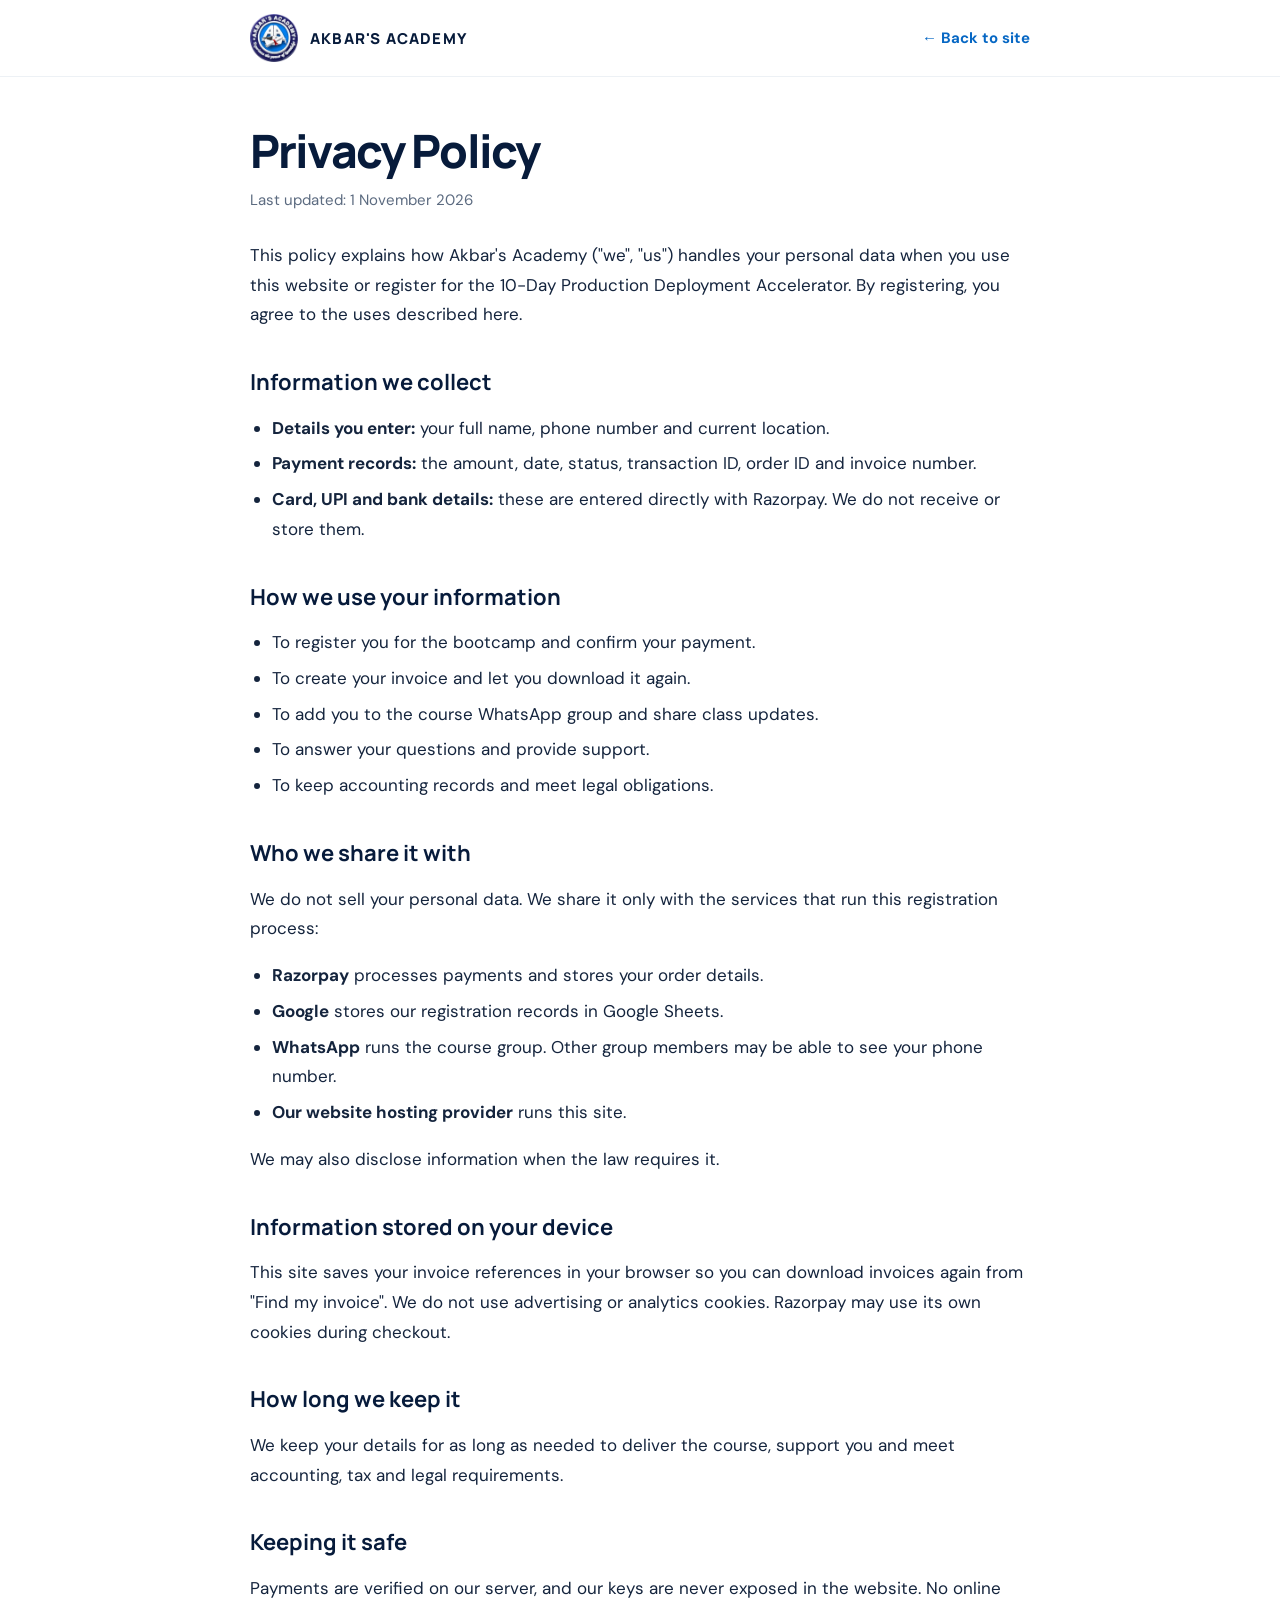
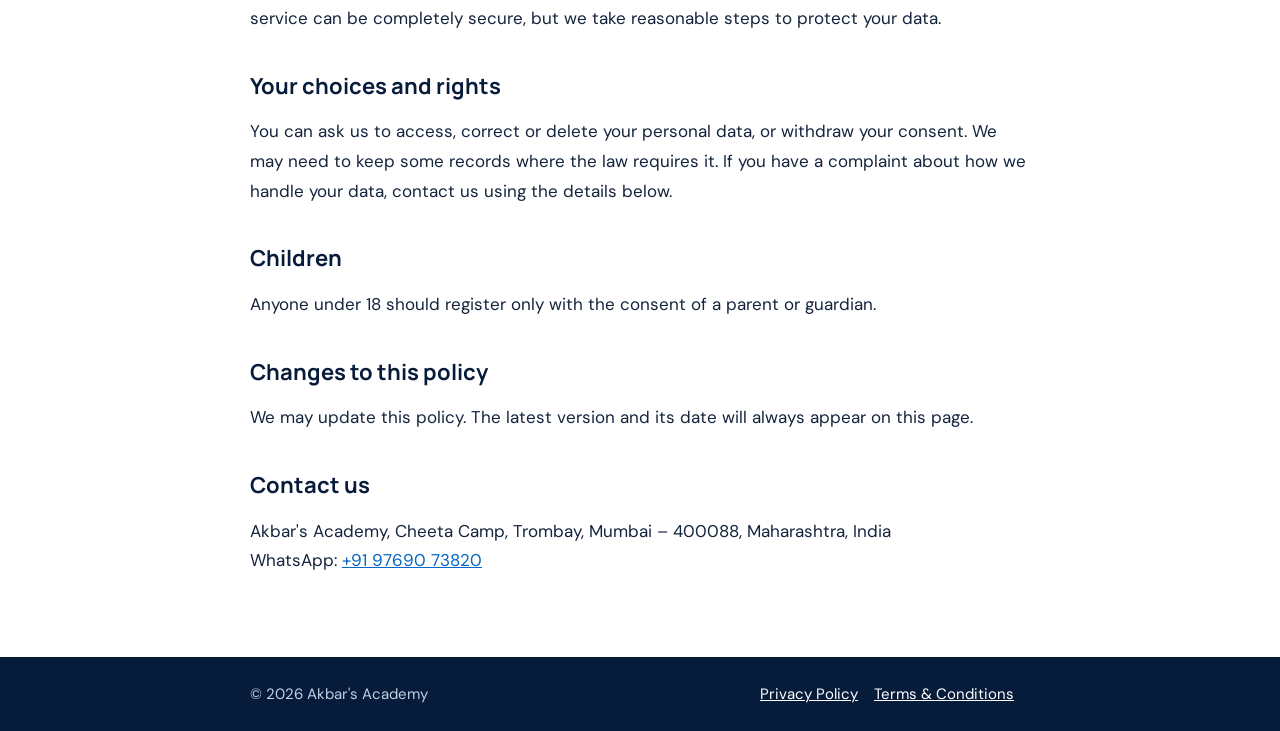
<file: public/privacy.html>
<!doctype html>
<html lang="en-IN">
<head>
<meta charset="utf-8"><meta name="viewport" content="width=device-width, initial-scale=1">
<meta name="theme-color" content="#071b3b">
<title>Privacy Policy | Akbar's Academy</title>
<meta name="description" content="How Akbar's Academy collects, uses, shares and protects your details when you register and pay for the Production Deployment Accelerator bootcamp.">
<link rel="icon" type="image/png" href="images/favicon.png">
<link rel="stylesheet" href="legal.css">
</head>
<body>
<header><div class="wrap top"><a class="brand" href="index.html"><img src="images/akbars-academy-logo.webp" width="48" height="48" alt="">AKBAR'S ACADEMY</a><a class="back" href="index.html">← Back to site</a></div></header>
<main class="wrap">
<h1>Privacy Policy</h1>
<p class="updated">Last updated: 1 November 2026</p>
<p>This policy explains how Akbar's Academy ("we", "us") handles your personal data when you use this website or register for the 10-Day Production Deployment Accelerator. By registering, you agree to the uses described here.</p>

<h2>Information we collect</h2>
<ul>
<li><strong>Details you enter:</strong> your full name, phone number and current location.</li>
<li><strong>Payment records:</strong> the amount, date, status, transaction ID, order ID and invoice number.</li>
<li><strong>Card, UPI and bank details:</strong> these are entered directly with Razorpay. We do not receive or store them.</li>
</ul>

<h2>How we use your information</h2>
<ul>
<li>To register you for the bootcamp and confirm your payment.</li>
<li>To create your invoice and let you download it again.</li>
<li>To add you to the course WhatsApp group and share class updates.</li>
<li>To answer your questions and provide support.</li>
<li>To keep accounting records and meet legal obligations.</li>
</ul>

<h2>Who we share it with</h2>
<p>We do not sell your personal data. We share it only with the services that run this registration process:</p>
<ul>
<li><strong>Razorpay</strong> processes payments and stores your order details.</li>
<li><strong>Google</strong> stores our registration records in Google Sheets.</li>
<li><strong>WhatsApp</strong> runs the course group. Other group members may be able to see your phone number.</li>
<li><strong>Our website hosting provider</strong> runs this site.</li>
</ul>
<p>We may also disclose information when the law requires it.</p>

<h2>Information stored on your device</h2>
<p>This site saves your invoice references in your browser so you can download invoices again from "Find my invoice". We do not use advertising or analytics cookies. Razorpay may use its own cookies during checkout.</p>

<h2>How long we keep it</h2>
<p>We keep your details for as long as needed to deliver the course, support you and meet accounting, tax and legal requirements.</p>

<h2>Keeping it safe</h2>
<p>Payments are verified on our server, and our keys are never exposed in the website. No online service can be completely secure, but we take reasonable steps to protect your data.</p>

<h2>Your choices and rights</h2>
<p>You can ask us to access, correct or delete your personal data, or withdraw your consent. We may need to keep some records where the law requires it. If you have a complaint about how we handle your data, contact us using the details below.</p>

<h2>Children</h2>
<p>Anyone under 18 should register only with the consent of a parent or guardian.</p>

<h2>Changes to this policy</h2>
<p>We may update this policy. The latest version and its date will always appear on this page.</p>

<h2>Contact us</h2>
<p>Akbar's Academy, Cheeta Camp, Trombay, Mumbai – 400088, Maharashtra, India<br>
WhatsApp: <a href="https://wa.me/919769073820">+91 97690 73820</a></p>
</main>
<footer><div class="wrap"><span>© 2026 Akbar's Academy</span><span><a href="privacy.html">Privacy Policy</a><a href="terms.html">Terms &amp; Conditions</a></span></div></footer>
</body>
</html>
</file>
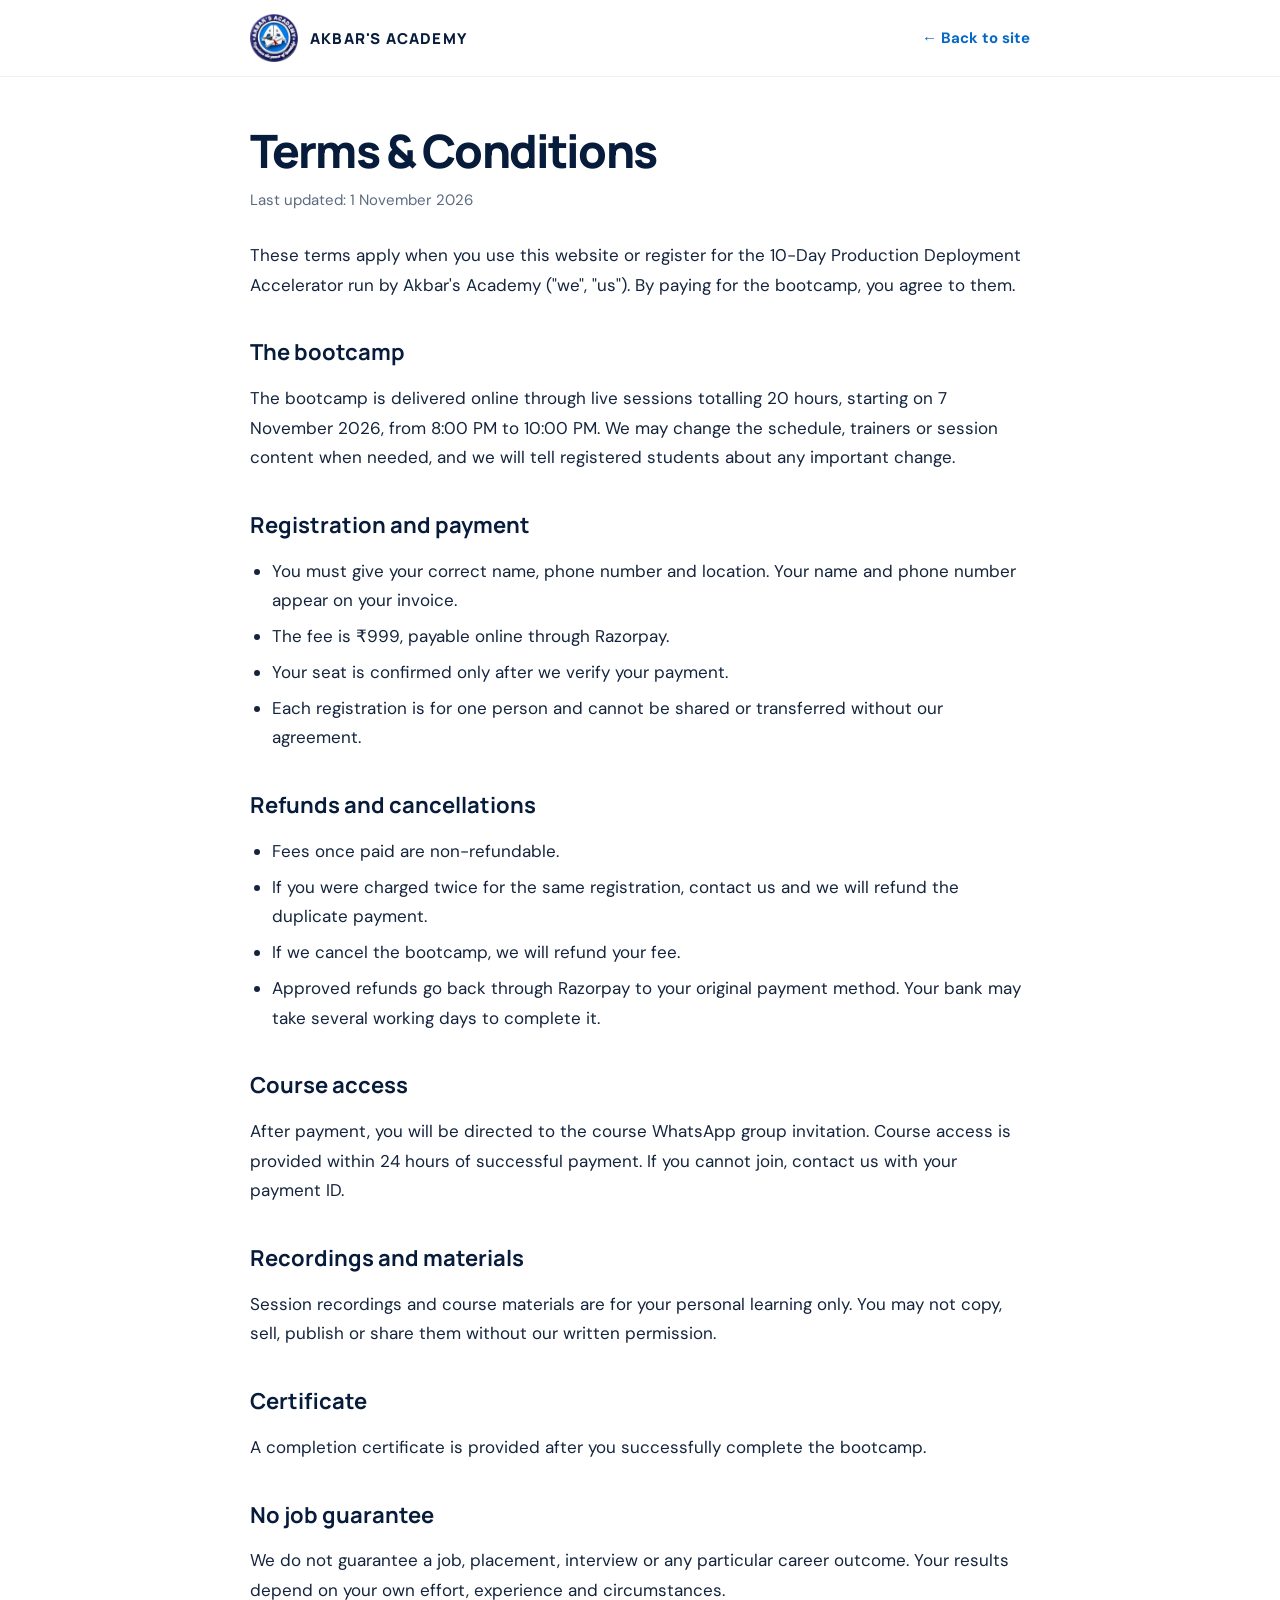
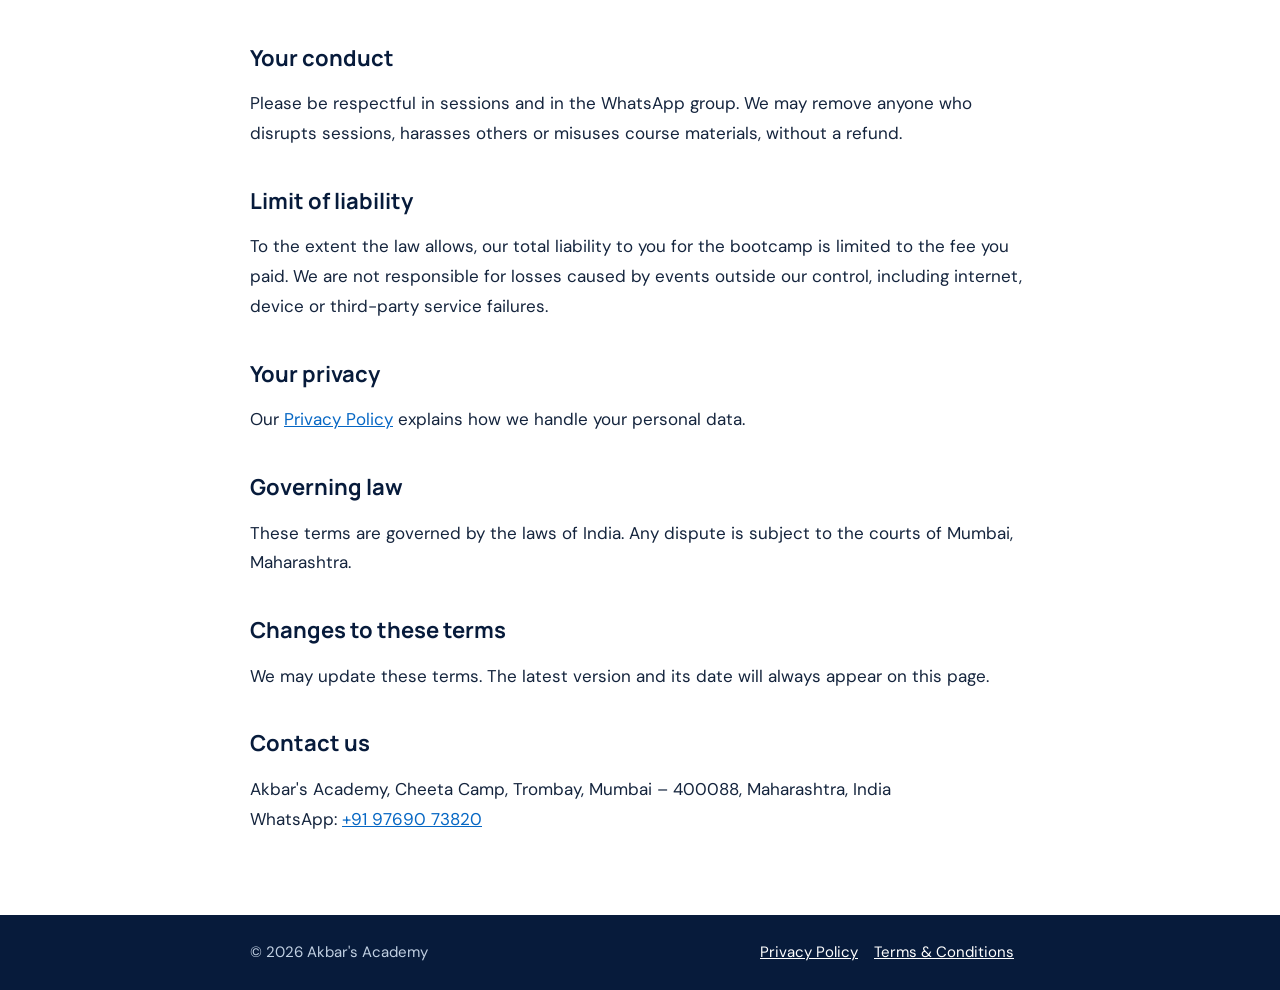
<file: public/terms.html>
<!doctype html>
<html lang="en-IN">
<head>
<meta charset="utf-8"><meta name="viewport" content="width=device-width, initial-scale=1">
<meta name="theme-color" content="#071b3b">
<title>Terms &amp; Conditions | Akbar's Academy</title>
<meta name="description" content="Terms for registering for the Production Deployment Accelerator bootcamp, including fees, refunds, recordings, certificates and course access.">
<link rel="icon" type="image/png" href="images/favicon.png">
<link rel="stylesheet" href="legal.css">
</head>
<body>
<header><div class="wrap top"><a class="brand" href="index.html"><img src="images/akbars-academy-logo.webp" width="48" height="48" alt="">AKBAR'S ACADEMY</a><a class="back" href="index.html">← Back to site</a></div></header>
<main class="wrap">
<h1>Terms &amp; Conditions</h1>
<p class="updated">Last updated: 1 November 2026</p>
<p>These terms apply when you use this website or register for the 10-Day Production Deployment Accelerator run by Akbar's Academy ("we", "us"). By paying for the bootcamp, you agree to them.</p>

<h2>The bootcamp</h2>
<p>The bootcamp is delivered online through live sessions totalling 20 hours, starting on 7 November 2026, from 8:00 PM to 10:00 PM. We may change the schedule, trainers or session content when needed, and we will tell registered students about any important change.</p>

<h2>Registration and payment</h2>
<ul>
<li>You must give your correct name, phone number and location. Your name and phone number appear on your invoice.</li>
<li>The fee is ₹999, payable online through Razorpay.</li>
<li>Your seat is confirmed only after we verify your payment.</li>
<li>Each registration is for one person and cannot be shared or transferred without our agreement.</li>
</ul>

<h2>Refunds and cancellations</h2>
<ul>
<li>Fees once paid are non-refundable.</li>
<li>If you were charged twice for the same registration, contact us and we will refund the duplicate payment.</li>
<li>If we cancel the bootcamp, we will refund your fee.</li>
<li>Approved refunds go back through Razorpay to your original payment method. Your bank may take several working days to complete it.</li>
</ul>

<h2>Course access</h2>
<p>After payment, you will be directed to the course WhatsApp group invitation. Course access is provided within 24 hours of successful payment. If you cannot join, contact us with your payment ID.</p>

<h2>Recordings and materials</h2>
<p>Session recordings and course materials are for your personal learning only. You may not copy, sell, publish or share them without our written permission.</p>

<h2>Certificate</h2>
<p>A completion certificate is provided after you successfully complete the bootcamp.</p>

<h2>No job guarantee</h2>
<p>We do not guarantee a job, placement, interview or any particular career outcome. Your results depend on your own effort, experience and circumstances.</p>

<h2>Your conduct</h2>
<p>Please be respectful in sessions and in the WhatsApp group. We may remove anyone who disrupts sessions, harasses others or misuses course materials, without a refund.</p>

<h2>Limit of liability</h2>
<p>To the extent the law allows, our total liability to you for the bootcamp is limited to the fee you paid. We are not responsible for losses caused by events outside our control, including internet, device or third-party service failures.</p>

<h2>Your privacy</h2>
<p>Our <a href="privacy.html">Privacy Policy</a> explains how we handle your personal data.</p>

<h2>Governing law</h2>
<p>These terms are governed by the laws of India. Any dispute is subject to the courts of Mumbai, Maharashtra.</p>

<h2>Changes to these terms</h2>
<p>We may update these terms. The latest version and its date will always appear on this page.</p>

<h2>Contact us</h2>
<p>Akbar's Academy, Cheeta Camp, Trombay, Mumbai – 400088, Maharashtra, India<br>
WhatsApp: <a href="https://wa.me/919769073820">+91 97690 73820</a></p>
</main>
<footer><div class="wrap"><span>© 2026 Akbar's Academy</span><span><a href="privacy.html">Privacy Policy</a><a href="terms.html">Terms &amp; Conditions</a></span></div></footer>
</body>
</html>
</file>
<file: public/legal.css>
@font-face{font-family:"DM Sans";font-style:normal;font-weight:400 700;font-display:swap;src:url(fonts/dm-sans-latin.woff2) format("woff2")}
@font-face{font-family:"Manrope";font-style:normal;font-weight:400 800;font-display:swap;src:url(fonts/manrope-latin.woff2) format("woff2")}
:root{--navy:#071b3b;--blue:#0667c4;--ink:#14243d;--muted:#5c6b80;--line:#e3eaf2;--pale:#f4f8fc}
*{box-sizing:border-box}
body{margin:0;font-family:"DM Sans",Arial,sans-serif;color:var(--ink);background:#fff;font-size:17px;line-height:1.75}
a{color:var(--blue)}
a:focus-visible{outline:2px solid var(--blue);outline-offset:2px}
.wrap{width:min(780px,calc(100% - 32px));margin:auto}
header{border-bottom:1px solid #edf1f5}
.top{display:flex;align-items:center;justify-content:space-between;gap:16px;padding:14px 0}
.brand{display:flex;align-items:center;gap:12px;text-decoration:none;color:var(--navy);font:800 15px Manrope,sans-serif;letter-spacing:.08em}
.brand img{width:48px;height:48px;object-fit:contain}
.back{font-size:15px;font-weight:700;text-decoration:none;white-space:nowrap}
main{padding:48px 0 64px}
h1{font:800 clamp(34px,6vw,46px)/1.12 Manrope,sans-serif;letter-spacing:-.04em;color:var(--navy);margin:0 0 10px}
h2{font:700 22px/1.3 Manrope,sans-serif;color:var(--navy);margin:38px 0 8px}
.updated{color:var(--muted);font-size:15px;margin:0 0 28px}
ul{padding-left:22px}
li{margin-bottom:6px}
footer{background:var(--navy);color:#c1d0e2;padding:24px 0;font-size:15px}
footer .wrap{display:flex;flex-wrap:wrap;justify-content:space-between;gap:8px 20px}
footer a{color:#fff;margin-right:16px}
</file>
